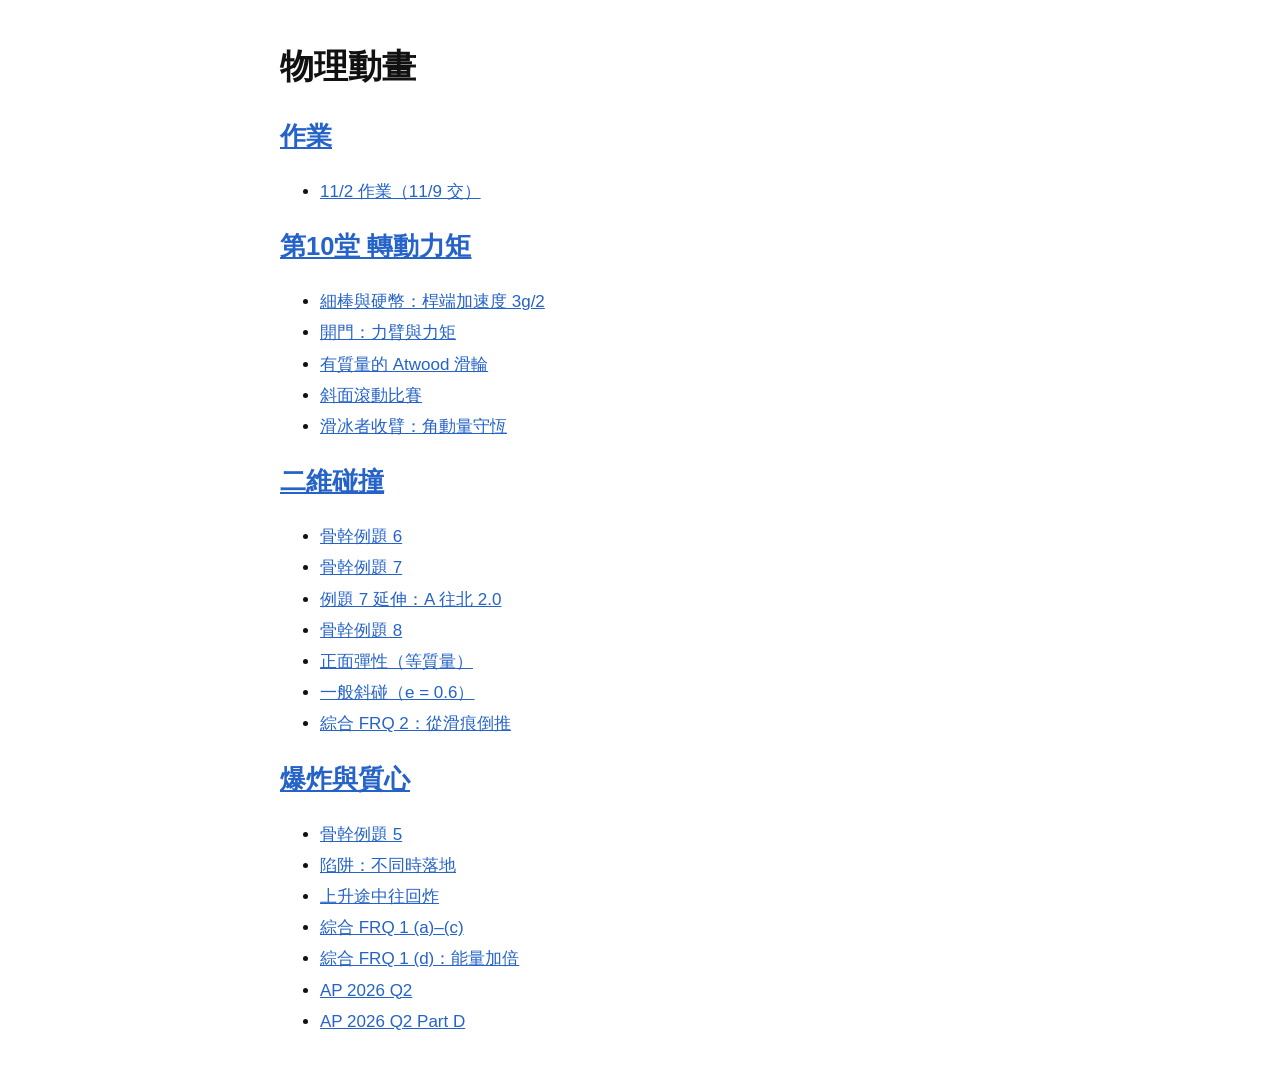
<file: index.html>
<!DOCTYPE html>
<html lang="zh-Hant">
<head>
<meta charset="UTF-8">
<meta name="viewport" content="width=device-width, initial-scale=1">
<title>物理動畫</title>
<style>body{font:17px/1.6 -apple-system,"Segoe UI","Microsoft JhengHei",sans-serif;max-width:720px;margin:0 auto;padding:16px;color:#111;background:#fff}a{color:#2563c9}li{margin:4px 0}@media (prefers-color-scheme:dark){body{color:#eee;background:#16181c}a{color:#7aa8ff}}</style>
</head>
<body>
<h1>物理動畫</h1>
<!-- 手動加入：作業連結（bundle_sim.py --publish 會覆蓋，重新產生後請補回這兩行） -->
<h2><a href="homework/">作業</a></h2>
<ul><li><a href="homework/2026-11-02.html">11/2 作業（11/9 交）</a></li></ul>
<!-- 手動加入：第10堂（bundle_sim.py --publish 會覆蓋，重新產生後請補回） -->
<h2><a href="lesson10/">第10堂 轉動力矩</a></h2>
<ul>
  <li><a href="lesson10/falling-rod.html">細棒與硬幣：桿端加速度 3g/2</a></li>
  <li><a href="lesson10/door-torque.html">開門：力臂與力矩</a></li>
  <li><a href="lesson10/massive-atwood.html">有質量的 Atwood 滑輪</a></li>
  <li><a href="lesson10/rolling-race.html">斜面滾動比賽</a></li>
  <li><a href="lesson10/skater.html">滑冰者收臂：角動量守恆</a></li>
</ul>
<h2><a href="collision2d.html">二維碰撞</a></h2>
<ul>
  <li><a href="collision2d.html#p=ex6">骨幹例題 6</a></li>
  <li><a href="collision2d.html#p=ex7">骨幹例題 7</a></li>
  <li><a href="collision2d.html#p=ex7x">例題 7 延伸：A 往北 2.0</a></li>
  <li><a href="collision2d.html#p=ex8">骨幹例題 8</a></li>
  <li><a href="collision2d.html#p=headon">正面彈性（等質量）</a></li>
  <li><a href="collision2d.html#p=free">一般斜碰（e = 0.6）</a></li>
  <li><a href="collision2d.html#p=frq2">綜合 FRQ 2：從滑痕倒推</a></li>
</ul>
<h2><a href="explosion.html">爆炸與質心</a></h2>
<ul>
  <li><a href="explosion.html#p=ex5">骨幹例題 5</a></li>
  <li><a href="explosion.html#p=trap">陷阱：不同時落地</a></li>
  <li><a href="explosion.html#p=back">上升途中往回炸</a></li>
  <li><a href="explosion.html#p=frq1">綜合 FRQ 1 (a)–(c)</a></li>
  <li><a href="explosion.html#p=frq1d">綜合 FRQ 1 (d)：能量加倍</a></li>
  <li><a href="explosion.html#p=ap26q2">AP 2026 Q2</a></li>
  <li><a href="explosion.html#p=ap26q2d">AP 2026 Q2 Part D</a></li>
</ul>
<!-- bundle_sim.py --publish 產生，別手改 -->
</body>
</html>
</file>
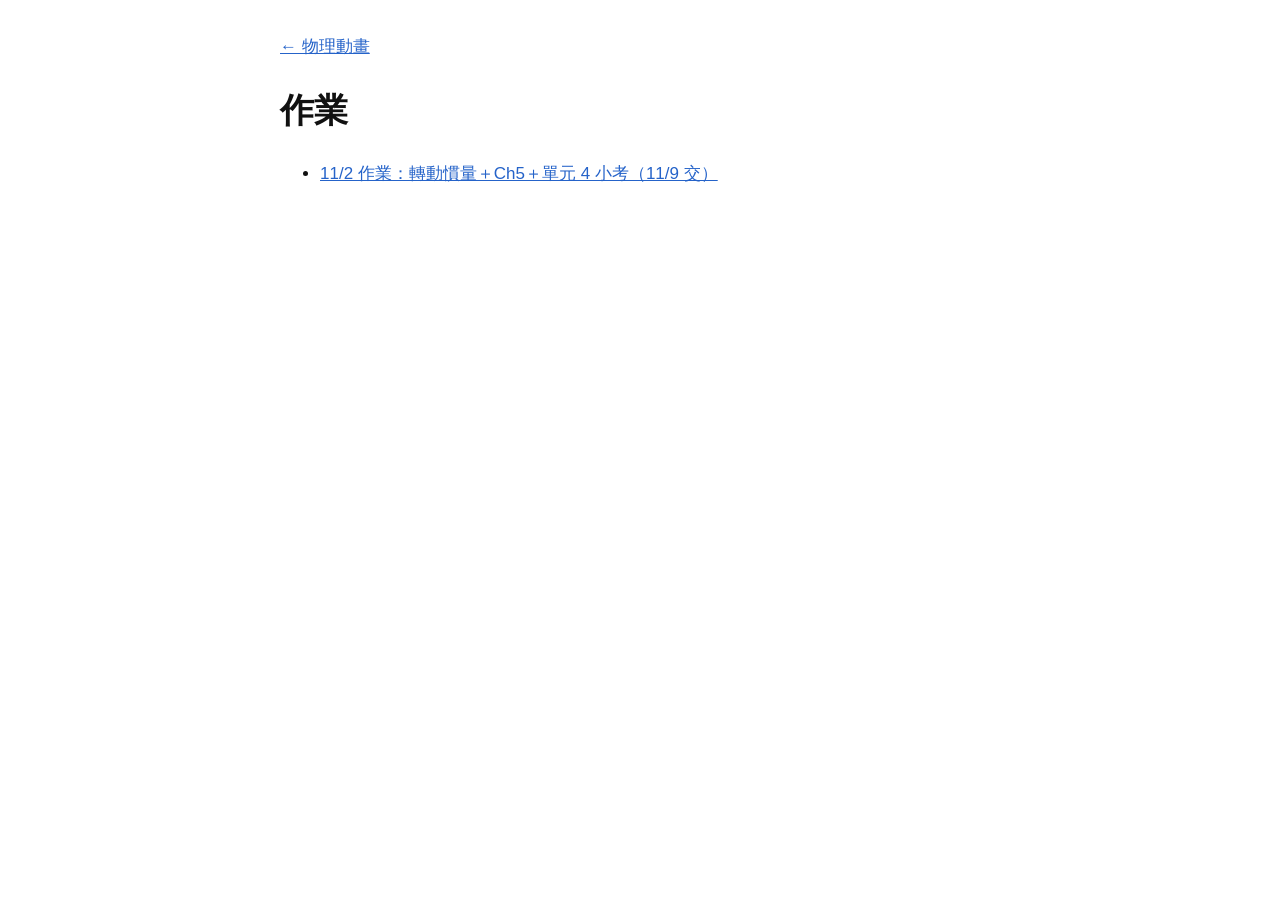
<file: homework/index.html>
<!doctype html>
<html lang="zh-Hant">
<head>
<meta charset="utf-8">
<meta name="viewport" content="width=device-width,initial-scale=1">
<meta name="robots" content="noindex">
<title>作業</title>
<style>body{font:17px/1.6 -apple-system,"Segoe UI","Microsoft JhengHei",sans-serif;max-width:720px;margin:0 auto;padding:16px;color:#111;background:#fff}a{color:#2563c9}li{margin:4px 0}@media (prefers-color-scheme:dark){body{color:#eee;background:#16181c}a{color:#7aa8ff}}</style>
</head>
<body>
<p><a href="../">← 物理動畫</a></p>
<h1>作業</h1>
<ul>
  <li><a href="2026-11-02.html">11/2 作業：轉動慣量＋Ch5＋單元 4 小考（11/9 交）</a></li>
</ul>
</body>
</html>
</file>
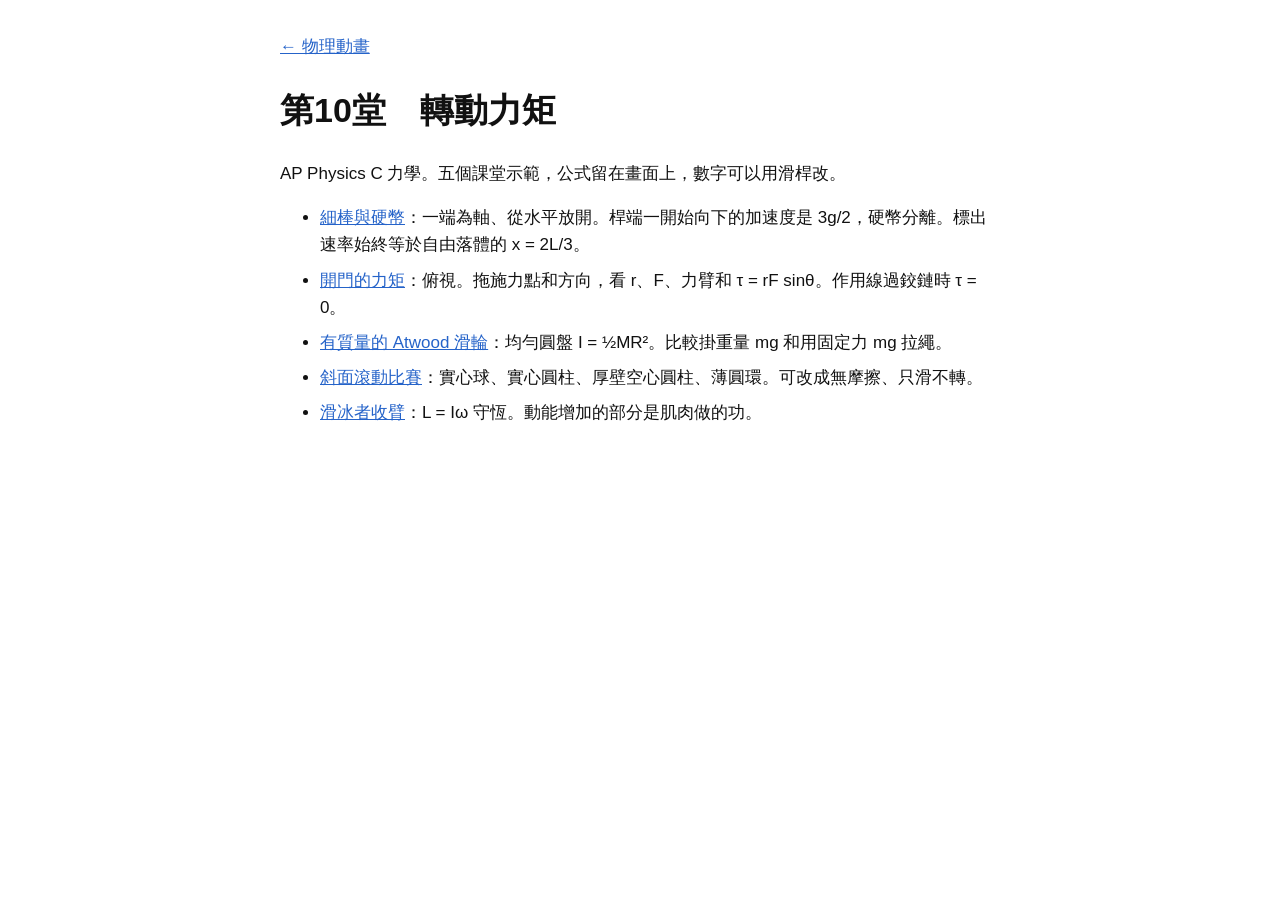
<file: lesson10/index.html>
<!DOCTYPE html>
<html lang="zh-Hant">
<head>
<meta charset="UTF-8">
<meta name="viewport" content="width=device-width, initial-scale=1">
<title>第10堂 轉動力矩</title>
<style>body{font:17px/1.6 -apple-system,"Segoe UI","Microsoft JhengHei","PingFang TC","Noto Sans CJK TC","WenQuanYi Micro Hei",sans-serif;max-width:720px;margin:0 auto;padding:16px;color:#111;background:#fff}a{color:#2563c9}li{margin:8px 0}@media (prefers-color-scheme:dark){body{color:#eee;background:#16181c}a{color:#7aa8ff}}</style>
</head>
<body>
<p><a href="../">← 物理動畫</a></p>
<h1>第10堂　轉動力矩</h1>
<p>AP Physics C 力學。五個課堂示範，公式留在畫面上，數字可以用滑桿改。</p>
<ul>
  <li><a href="falling-rod.html">細棒與硬幣</a>：一端為軸、從水平放開。桿端一開始向下的加速度是 3g/2，硬幣分離。標出速率始終等於自由落體的 x = 2L/3。</li>
  <li><a href="door-torque.html">開門的力矩</a>：俯視。拖施力點和方向，看 r、F、力臂和 τ = rF sinθ。作用線過鉸鏈時 τ = 0。</li>
  <li><a href="massive-atwood.html">有質量的 Atwood 滑輪</a>：均勻圓盤 I = ½MR²。比較掛重量 mg 和用固定力 mg 拉繩。</li>
  <li><a href="rolling-race.html">斜面滾動比賽</a>：實心球、實心圓柱、厚壁空心圓柱、薄圓環。可改成無摩擦、只滑不轉。</li>
  <li><a href="skater.html">滑冰者收臂</a>：L = Iω 守恆。動能增加的部分是肌肉做的功。</li>
</ul>
</body>
</html>
</file>
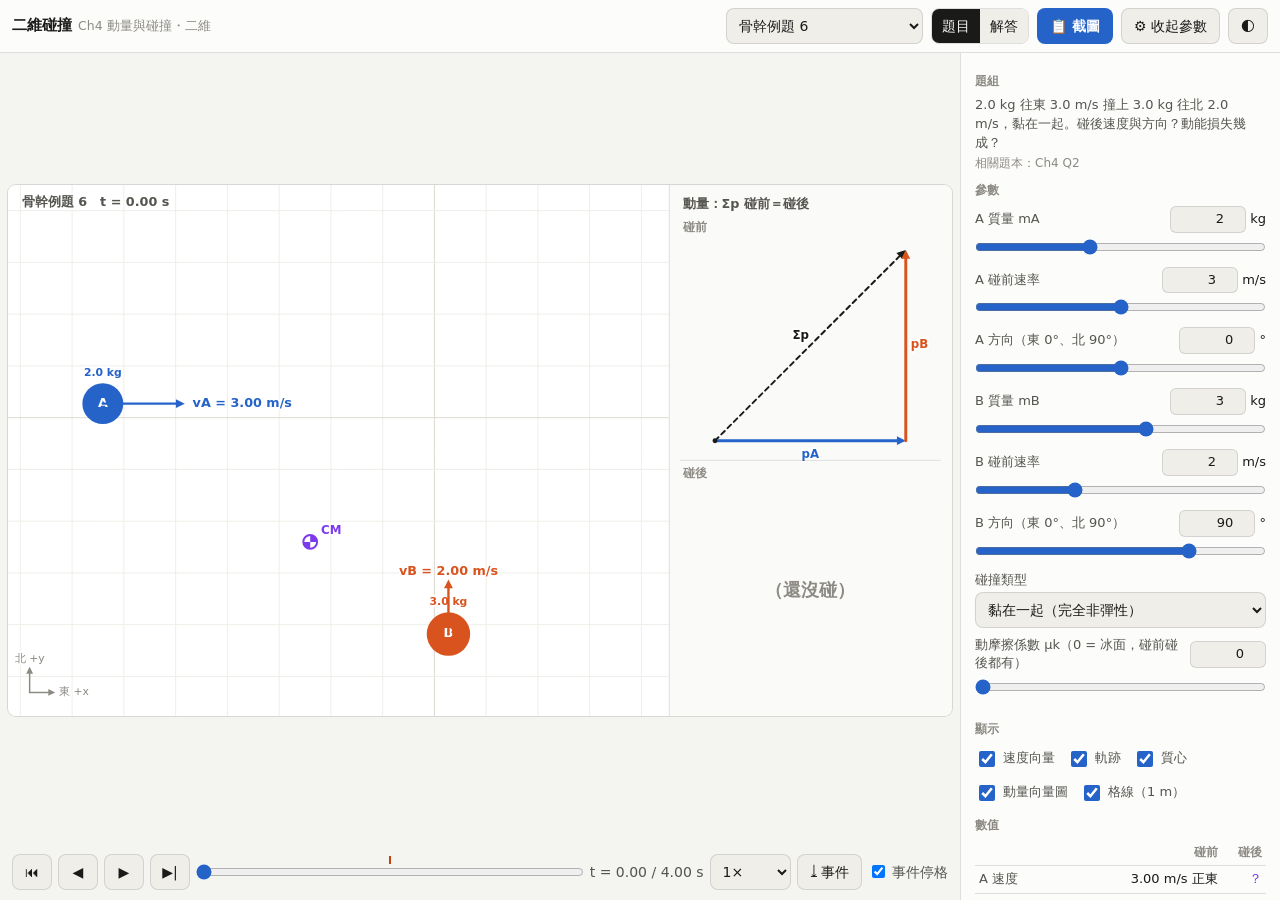
<file: collision2d.html>
<!DOCTYPE html>
<html lang="zh-TW">
<head>
<meta charset="UTF-8">
<meta name="viewport" content="width=device-width, initial-scale=1.0">
<title>二維碰撞</title>
<style>
/* 動畫共用樣式：16:9 舞台＋控制面板。全螢幕（寬）時面板在右，半螢幕（窄）時面板在下。 */
:root {
  color-scheme: light;
  --bg: #f4f4f1;
  --surface: #fcfcfb;
  --surface-2: #efeee9;
  --ink: #1a1a19;
  --ink-2: #55544f;
  --muted: #8c8a83;
  --line: rgba(11, 11, 11, 0.12);
  --accent: #2563c9;
  --accent-ink: #ffffff;
  --warn: #c2410c;
  --ok: #15803d;
  --ans: #7c3aed;
}
@media (prefers-color-scheme: dark) {
  :root:not([data-theme="light"]) {
    color-scheme: dark;
    --bg: #0e0e0d;
    --surface: #1a1a19;
    --surface-2: #242422;
    --ink: #f2f1ec;
    --ink-2: #c3c2b7;
    --muted: #8c8a83;
    --line: rgba(255, 255, 255, 0.12);
    --accent: #5b9cf5;
    --accent-ink: #0e0e0d;
    --warn: #fb923c;
    --ok: #4ade80;
    --ans: #b48cff;
  }
}
:root[data-theme="dark"] {
  color-scheme: dark;
  --bg: #0e0e0d;
  --surface: #1a1a19;
  --surface-2: #242422;
  --ink: #f2f1ec;
  --ink-2: #c3c2b7;
  --muted: #8c8a83;
  --line: rgba(255, 255, 255, 0.12);
  --accent: #5b9cf5;
  --accent-ink: #0e0e0d;
  --warn: #fb923c;
  --ok: #4ade80;
  --ans: #b48cff;
}

* { box-sizing: border-box; }
html, body { height: 100%; margin: 0; }
body {
  background: var(--bg);
  color: var(--ink);
  font: 14px/1.45 system-ui, -apple-system, "Segoe UI", "Microsoft JhengHei", "PingFang TC", sans-serif;
  overflow: hidden;
  -webkit-tap-highlight-color: transparent;
}
button, select, input { font: inherit; color: inherit; }

/* ---------- 版面 ---------- */
.app {
  height: 100vh;
  height: 100dvh;
  display: grid;
  grid-template-columns: minmax(0, 1fr) 320px;
  grid-template-rows: auto minmax(0, 1fr) auto;
  grid-template-areas:
    "bar bar"
    "stage panel"
    "trans panel";
}
.bar { grid-area: bar; }
.stage { grid-area: stage; }
.trans { grid-area: trans; }
.panel { grid-area: panel; }

/* ---------- 上方工具列 ---------- */
.bar {
  display: flex;
  align-items: center;
  gap: 8px;
  padding: 8px 12px;
  background: var(--surface);
  border-bottom: 1px solid var(--line);
  min-width: 0;
  flex-wrap: wrap;
}
.bar .title {
  font-weight: 650;
  font-size: 15px;
  white-space: nowrap;
  overflow: hidden;
  text-overflow: ellipsis;
  min-width: 0;
  flex: 1 1 140px;
}
.bar .title small { color: var(--muted); font-weight: 400; margin-left: 6px; }
.bar select { max-width: 220px; }

.btn {
  min-height: 36px;
  padding: 6px 12px;
  border: 1px solid var(--line);
  border-radius: 8px;
  background: var(--surface-2);
  cursor: pointer;
  white-space: nowrap;
  touch-action: manipulation;
}
.btn:hover { border-color: var(--muted); }
.btn:focus-visible, select:focus-visible, input:focus-visible { outline: 2px solid var(--accent); outline-offset: 1px; }
.btn.primary { background: var(--accent); color: var(--accent-ink); border-color: transparent; font-weight: 600; }
.btn.icon { min-width: 40px; padding: 6px 8px; }
select {
  min-height: 36px;
  padding: 4px 8px;
  border: 1px solid var(--line);
  border-radius: 8px;
  background: var(--surface-2);
}

.seg { display: inline-flex; border: 1px solid var(--line); border-radius: 8px; overflow: hidden; }
.seg button { border: 0; background: var(--surface-2); padding: 6px 10px; min-height: 34px; cursor: pointer; }
.seg button[aria-pressed="true"] { background: var(--ink); color: var(--bg); }
.seg button.ans[aria-pressed="true"] { background: var(--ans); color: #fff; }

/* ---------- 舞台 ---------- */
.stage {
  position: relative;
  min-width: 0;
  min-height: 0;
  display: grid;
  place-items: center;
  padding: 8px;
  overflow: hidden;
}
.stage canvas {
  display: block;
  border-radius: 8px;
  box-shadow: 0 0 0 1px var(--line);
  touch-action: none;
}
.toast {
  position: absolute;
  left: 50%;
  bottom: 18px;
  transform: translateX(-50%);
  background: var(--ink);
  color: var(--bg);
  padding: 8px 14px;
  border-radius: 8px;
  font-size: 13px;
  opacity: 0;
  transition: opacity 0.2s;
  pointer-events: none;
  max-width: 90%;
  text-align: center;
}
.toast.show { opacity: 0.94; }

/* ---------- 播放列 ---------- */
.trans {
  display: flex;
  align-items: center;
  gap: 6px;
  padding: 6px 12px 10px;
  min-width: 0;
  flex-wrap: wrap;
}
.trans .time { font-variant-numeric: tabular-nums; min-width: 92px; color: var(--ink-2); }
.scrub { position: relative; flex: 1 1 200px; min-width: 160px; display: flex; align-items: center; height: 36px; }
.scrub input { width: 100%; margin: 0; accent-color: var(--accent); }
.scrub .tick {
  position: absolute;
  top: 2px;
  width: 2px;
  height: 8px;
  background: var(--warn);
  transform: translateX(-1px);
  pointer-events: none;
}
.trans label.chk { display: inline-flex; align-items: center; gap: 4px; color: var(--ink-2); white-space: nowrap; }

/* ---------- 控制面板 ---------- */
.panel {
  background: var(--surface);
  border-left: 1px solid var(--line);
  overflow: auto;
  min-height: 0;
}
.panel-inner { display: grid; grid-template-columns: 1fr; gap: 4px 16px; padding: 10px 14px 18px; }
.sec h3 {
  margin: 10px 0 6px;
  font-size: 12px;
  font-weight: 650;
  letter-spacing: 0.04em;
  color: var(--muted);
}
.preset-note { color: var(--ink-2); font-size: 13px; margin: 2px 0 4px; }
.preset-note .ref { color: var(--muted); font-size: 12px; display: block; margin-top: 2px; }

.param { display: grid; grid-template-columns: 1fr auto; align-items: center; gap: 0 8px; margin: 4px 0 8px; }
.param .lab { font-size: 13px; color: var(--ink-2); }
.param .val { font-variant-numeric: tabular-nums; font-size: 13px; }
.param input[type="number"] {
  width: 76px;
  padding: 3px 6px;
  border: 1px solid var(--line);
  border-radius: 6px;
  background: var(--surface-2);
  text-align: right;
}
.param input[type="range"] { grid-column: 1 / -1; width: 100%; margin: 2px 0 0; accent-color: var(--accent); height: 24px; }
.param select { grid-column: 1 / -1; width: 100%; margin-top: 2px; }
.toggles { display: flex; flex-wrap: wrap; gap: 6px 12px; }
.toggles label { display: inline-flex; align-items: center; gap: 5px; font-size: 13px; color: var(--ink-2); min-height: 28px; cursor: pointer; }
.toggles input { width: 16px; height: 16px; accent-color: var(--accent); }

table.ro { width: 100%; border-collapse: collapse; font-size: 13px; font-variant-numeric: tabular-nums; }
table.ro th, table.ro td { padding: 4px 4px; border-bottom: 1px solid var(--line); text-align: right; vertical-align: top; }
table.ro th:first-child, table.ro td:first-child { text-align: left; color: var(--ink-2); }
table.ro thead th { color: var(--muted); font-weight: 600; font-size: 12px; }
table.ro td.hide { color: var(--ans); }
.notes { margin: 8px 0 0; padding: 0; list-style: none; font-size: 13px; }
.notes li { padding: 6px 8px; border-radius: 6px; background: var(--surface-2); margin-bottom: 6px; }
.notes li.warn { color: var(--warn); }
.notes li.ok { color: var(--ok); }
.notes li.hide { color: var(--ans); }

details.keys { font-size: 12px; color: var(--muted); margin-top: 10px; }
details.keys kbd {
  font: 11px ui-monospace, Consolas, monospace;
  border: 1px solid var(--line);
  border-radius: 4px;
  padding: 0 4px;
  background: var(--surface-2);
}
details.keys ul { margin: 6px 0 0; padding-left: 18px; }

/* 半螢幕（左 GoodNotes、右模擬）或手機：直向堆疊 */
@media (max-aspect-ratio: 5/4), (max-width: 760px) {
  .app {
    grid-template-columns: minmax(0, 1fr);
    grid-template-rows: auto auto auto minmax(0, 1fr);
    grid-template-areas: "bar" "stage" "trans" "panel";
  }
  .stage { aspect-ratio: 16 / 9; max-height: 60vh; max-height: 60dvh; }
  .panel { border-left: 0; border-top: 1px solid var(--line); }
  .panel-inner { grid-template-columns: repeat(auto-fit, minmax(250px, 1fr)); }
}

/* 收起參數面板：只留工具列、動畫、播放列（要放在最後，蓋過上面的版面） */
.app.collapsed {
  grid-template-columns: minmax(0, 1fr);
  grid-template-rows: auto minmax(0, 1fr) auto;
  grid-template-areas: "bar" "stage" "trans";
}
.app.collapsed .panel { display: none; }
.app.collapsed .stage { aspect-ratio: auto; max-height: none; }
@media (max-aspect-ratio: 5/4), (max-width: 760px) {
  /* 半螢幕收起時：動畫靠上、播放列緊接在下面，下方留白給視線休息 */
  .app.collapsed { grid-template-rows: auto auto auto 1fr; grid-template-areas: "bar" "stage" "trans" "."; }
  .app.collapsed .stage { aspect-ratio: 16 / 9; }
}
</style>
<!--
  sim-meta：給 build_sim_index.py 讀的題組清單，也是頁面「題組」選單的唯一來源。
  id 要全資料夾唯一、只用英數字與連字號（跳板頁檔名用它）；改了要重跑索引。
  refs 只寫題本題號（例 "Ch4 Q2"），索引會把它接到 題庫索引/Ch*.md 的同一題。
  這個資料夾是學科內容，不寫學生名。
-->
<script type="application/json" id="sim-meta">
{
  "id": "collision2d",
  "title": "二維碰撞",
  "unit": "Ch4 動量與碰撞・二維",
  "topics": ["二維碰撞", "動量守恆", "動能"],
  "presets": [
    {
      "id": "ex6",
      "label": "骨幹例題 6",
      "note": "2.0 kg 往東 3.0 m/s 撞上 3.0 kg 往北 2.0 m/s，黏在一起。碰後速度與方向？動能損失幾成？",
      "refs": ["Ch4 Q2"],
      "params": { "mA": 2, "vA": 3, "aA": 0, "mB": 3, "vB": 2, "aB": 90, "type": "stick" }
    },
    {
      "id": "ex7",
      "label": "骨幹例題 7",
      "note": "0.20 kg 往東 4.0 m/s 撞靜止的 0.30 kg，碰後 A 往北 1.0 m/s。B 的速度？是彈性碰撞嗎？",
      "refs": [],
      "params": { "mA": 0.2, "vA": 4, "aA": 0, "mB": 0.3, "vB": 0, "aB": 0, "type": "given", "vA2": 1, "aA2": 90 }
    },
    {
      "id": "ex7x",
      "label": "例題 7 延伸：A 往北 2.0",
      "note": "同例題 7，但碰後 A 往北 2.0 m/s。動量照樣守恆，算算看動能。",
      "refs": [],
      "params": { "mA": 0.2, "vA": 4, "aA": 0, "mB": 0.3, "vB": 0, "aB": 0, "type": "given", "vA2": 2, "aA2": 90 }
    },
    {
      "id": "ex8",
      "label": "骨幹例題 8",
      "note": "等質量、一顆靜止、彈性斜碰。碰後兩顆速度的夾角？",
      "refs": ["Ch4 Q56"],
      "params": { "mA": 1, "vA": 4, "aA": 0, "mB": 1, "vB": 0, "aB": 0, "type": "e", "e": 1, "b": 0.5 }
    },
    {
      "id": "headon",
      "label": "正面彈性（等質量）",
      "note": "偏心距 0、e = 1、等質量：A 停下、B 帶走全部速度。把偏心距拉開，看它怎麼變成 90°。",
      "refs": [],
      "params": { "mA": 1, "vA": 4, "aA": 0, "mB": 1, "vB": 0, "aB": 0, "type": "e", "e": 1, "b": 0 }
    },
    {
      "id": "free",
      "label": "一般斜碰（e = 0.6）",
      "note": "質量不同、兩顆都在動、部分彈性。質心照樣等速直線前進。",
      "refs": [],
      "params": { "mA": 1, "vA": 3, "aA": 0, "mB": 2, "vB": 1.5, "aB": 120, "type": "e", "e": 0.6, "b": 0.4 }
    },
    {
      "id": "frq2",
      "label": "綜合 FRQ 2：從滑痕倒推",
      "note": "粗糙地板 μk = 0.25：4.0 kg 往東、2.0 kg 往北，撞上黏在一起，滑 1.18 m 停下。由滑痕倒推碰撞前的速度。",
      "refs": [],
      "params": { "mA": 4, "vA": 3, "aA": 0, "mB": 2, "vB": 4, "aB": 90, "type": "stick", "mu": 0.25 }
    }
  ]
}
</script>
</head>
<body>
<script>
/*
 * 動畫共用引擎 Sim
 * =================
 * 一個題型 = 一個 HTML：放一段 <script type="application/json" id="sim-meta">（標題、預設題組，給索引腳本讀）
 * 加上 Sim.run({ params, toggles, compute, draw, readouts })。引擎負責：
 *   - 版面：16:9 舞台；全螢幕時控制面板在右、半螢幕時在下
 *   - 播放：播放／暫停、逐格、拖時間軸、事件（碰撞、爆炸）自動停格
 *   - 截圖：1920×1080 白底 PNG → 剪貼簿（失敗就下載）
 *   - 題目／解答模式：解答模式才顯示「答案」數值
 *   - 網址 #p=預設題組id 直接開到那一題
 *
 * 場景函式只處理物理：
 *   compute(p)            → model：{ duration, events:[{t,label}], bounds:{x0,x1,y0,y1}, ... }
 *   draw(g, model, t, c)  → 用 g 畫（世界座標，y 向上）；c = { reveal, on, p }
 *   readouts(model, t, c) → { head:[...], rows:[[label, cell, ...]], notes:[{text, kind, ans}] }
 *                           cell 可以是字串或 { v, ans:true }（題目模式顯示成「？」）
 */
(function (global) {
  'use strict';

  // ---------- 小工具 ----------
  const V = {
    add: (a, b) => ({ x: a.x + b.x, y: a.y + b.y }),
    sub: (a, b) => ({ x: a.x - b.x, y: a.y - b.y }),
    mul: (a, k) => ({ x: a.x * k, y: a.y * k }),
    dot: (a, b) => a.x * b.x + a.y * b.y,
    len: (a) => Math.hypot(a.x, a.y),
    pol: (r, deg) => ({ x: r * Math.cos(deg * Math.PI / 180), y: r * Math.sin(deg * Math.PI / 180) }),
    rot: (a, rad) => ({ x: a.x * Math.cos(rad) - a.y * Math.sin(rad), y: a.x * Math.sin(rad) + a.y * Math.cos(rad) }),
    ang: (a) => Math.atan2(a.y, a.x) * 180 / Math.PI,
  };

  function fmt(x, d = 2) {
    if (!isFinite(x)) return '—';
    const s = x.toFixed(d);
    return /^-0(\.0+)?$/.test(s) ? s.slice(1) : s;
  }
  function vecStr(v, d = 2) { return '(' + fmt(v.x, d) + ', ' + fmt(v.y, d) + ')'; }

  // 方向：東＝+x、北＝+y，寫成「東偏北 45°」
  function dirWord(v) {
    if (V.len(v) < 1e-9) return '靜止';
    let a = V.ang(v);
    const near = (t) => Math.abs(((a - t + 540) % 360) - 180) < 0.05;
    if (near(0)) return '正東';
    if (near(90)) return '正北';
    if (near(180)) return '正西';
    if (near(-90)) return '正南';
    const ew = Math.abs(a) < 90 ? '東' : '西';
    const ns = a > 0 ? '北' : '南';
    const off = Math.abs(a) < 90 ? Math.abs(a) : 180 - Math.abs(a);
    return ew + '偏' + ns + ' ' + fmt(off, 1) + '°';
  }

  function niceStep(span, target) {
    const raw = span / target;
    const p = Math.pow(10, Math.floor(Math.log10(raw)));
    const m = raw / p;
    return (m < 1.5 ? 1 : m < 3.5 ? 2 : m < 7.5 ? 5 : 10) * p;
  }

  const el = (tag, attrs, ...kids) => {
    const n = document.createElement(tag);
    if (attrs) for (const k in attrs) {
      if (k === 'class') n.className = attrs[k];
      else if (k === 'text') n.textContent = attrs[k];
      else if (k.startsWith('on')) n.addEventListener(k.slice(2), attrs[k]);
      else if (attrs[k] !== false && attrs[k] != null) n.setAttribute(k, attrs[k]);
    }
    for (const c of kids) if (c != null) n.append(c);
    return n;
  };

  // ---------- 配色：舞台用（跟主題），截圖一律用 light ----------
  const PAL = {
    light: {
      bg: '#ffffff', grid: '#efeee9', grid2: '#dcdad1', ink: '#1a1a19', ink2: '#55544f', muted: '#8c8a83',
      a: '#2563c9', b: '#d9531e', c: '#178a4c', cm: '#7c3aed', ghost: 'rgba(26,26,25,0.32)',
      ground: '#9a978c', warn: '#c2410c', ans: '#7c3aed', panel: '#fafaf8', panelLine: 'rgba(0,0,0,0.12)',
    },
    dark: {
      bg: '#161615', grid: '#232321', grid2: '#34342f', ink: '#f2f1ec', ink2: '#c3c2b7', muted: '#8c8a83',
      a: '#5b9cf5', b: '#f08050', c: '#3fbf78', cm: '#b48cff', ghost: 'rgba(242,241,236,0.34)',
      ground: '#6d6b63', warn: '#fb923c', ans: '#b48cff', panel: '#1d1d1b', panelLine: 'rgba(255,255,255,0.14)',
    },
  };

  // ---------- 繪圖輔助：世界座標（公尺，y 向上）→ 畫布 ----------
  // u = 尺寸單位：以 960×540 為基準，截圖 1920×1080 時 u=2，線寬字級等比例放大
  function makeG(ctx, W, H, pal, bounds, area) {
    const u = W / 960;
    const A = area || { x: 0, y: 0, w: W, h: H };
    const pad = 30 * u;
    const bw = Math.max(bounds.x1 - bounds.x0, 1e-6), bh = Math.max(bounds.y1 - bounds.y0, 1e-6);
    const s = Math.min((A.w - 2 * pad) / bw, (A.h - 2 * pad - 14 * u) / bh);
    const cx = (bounds.x0 + bounds.x1) / 2, cy = (bounds.y0 + bounds.y1) / 2;
    const ox = A.x + A.w / 2;
    // anchor: 'bottom' → 多出來的高度放上面（地面貼底，像拋體）
    const oy = bounds.anchor === 'bottom' ? A.y + A.h - pad - (bh / 2) * s : A.y + A.h / 2 + 7 * u;
    const X = (x) => ox + (x - cx) * s;
    const Y = (y) => oy - (y - cy) * s;
    const font = (px, w) => (w || 500) + ' ' + px * u + 'px system-ui, -apple-system, "Segoe UI", "Microsoft JhengHei", "PingFang TC", sans-serif';

    function stroke(o) {
      ctx.strokeStyle = o.color || pal.ink;
      ctx.lineWidth = (o.width || 2) * u;
      ctx.setLineDash(o.dash ? o.dash.map((d) => d * u) : []);
      ctx.lineCap = 'round';
      ctx.lineJoin = 'round';
      ctx.stroke();
      ctx.setLineDash([]);
    }

    // 畫布座標的箭頭（給 inset 用）
    function arrowPx(x0, y0, x1, y1, o = {}) {
      const L = Math.hypot(x1 - x0, y1 - y0);
      if (L < 0.5 * u) return;
      const hw = (o.head || 9) * u * Math.min(1, L / (14 * u));
      const a = Math.atan2(y1 - y0, x1 - x0);
      const bx = x1 - hw * Math.cos(a), by = y1 - hw * Math.sin(a);
      ctx.beginPath(); ctx.moveTo(x0, y0); ctx.lineTo(bx, by);
      stroke({ color: o.color, width: o.width || 2.4, dash: o.dash });
      ctx.beginPath();
      ctx.moveTo(x1, y1);
      ctx.lineTo(bx + hw * 0.5 * Math.sin(a), by - hw * 0.5 * Math.cos(a));
      ctx.lineTo(bx - hw * 0.5 * Math.sin(a), by + hw * 0.5 * Math.cos(a));
      ctx.closePath();
      ctx.fillStyle = o.color || pal.ink;
      ctx.fill();
    }

    function textPx(x, y, str, o = {}) {
      ctx.font = font(o.size || 13, o.weight);
      ctx.textAlign = o.align || 'left';
      ctx.textBaseline = o.base || 'middle';
      if (o.clamp) {
        // 不讓字跑出世界區（跑進右邊向量圖或畫布外）
        const w = ctx.measureText(str).width, m = 6 * u;
        const left = ctx.textAlign === 'center' ? x - w / 2 : ctx.textAlign === 'right' ? x - w : x;
        const shift = Math.min(0, A.x + A.w - m - (left + w)) || Math.max(0, A.x + m - left);
        x += shift;
        y = Math.max(A.y + 10 * u, Math.min(A.y + A.h - 10 * u, y));
      }
      if (o.halo !== false) {
        ctx.lineWidth = 4 * u;
        ctx.strokeStyle = o.haloColor || pal.bg;
        ctx.lineJoin = 'round';
        ctx.strokeText(str, x, y);
      }
      ctx.fillStyle = o.color || pal.ink;
      ctx.fillText(str, x, y);
    }

    const g = {
      ctx, W, H, u, s, pal, area: A, X, Y, V, fmt,
      // 世界座標
      line(x0, y0, x1, y1, o = {}) { ctx.beginPath(); ctx.moveTo(X(x0), Y(y0)); ctx.lineTo(X(x1), Y(y1)); stroke(o); },
      path(pts, o = {}) {
        if (pts.length < 2) return;
        ctx.beginPath(); ctx.moveTo(X(pts[0].x), Y(pts[0].y));
        for (let i = 1; i < pts.length; i++) ctx.lineTo(X(pts[i].x), Y(pts[i].y));
        stroke(o);
      },
      // r 是世界單位；rPx 給了就用畫布像素（×u）
      circle(x, y, r, o = {}) {
        const R = o.rPx != null ? o.rPx * u : r * s;
        ctx.beginPath(); ctx.arc(X(x), Y(y), R, 0, Math.PI * 2);
        if (o.fill) { ctx.fillStyle = o.fill; ctx.fill(); }
        if (o.color || !o.fill) stroke(o);
      },
      arrow(x, y, dx, dy, o = {}) {
        arrowPx(X(x), Y(y), X(x + dx), Y(y + dy), o);
        if (o.label) {
          const L = Math.hypot(dx, dy) * s;
          const ux = L > 1e-6 ? dx * s / L : 1, uy = L > 1e-6 ? -dy * s / L : 0;
          textPx(X(x + dx) + ux * 8 * u + (o.lx || 0) * u, Y(y + dy) + uy * 8 * u + (o.ly || 0) * u, o.label,
            { color: o.color, size: o.size || 13, weight: 600, align: ux < -0.3 ? 'right' : ux > 0.3 ? 'left' : 'center', clamp: true });
        }
      },
      text(x, y, str, o = {}) { textPx(X(x) + (o.dx || 0) * u, Y(y) + (o.dy || 0) * u, str, { clamp: true, ...o }); },
      cmMark(x, y, o = {}) {
        const R = 7 * u, px = X(x), py = Y(y);
        ctx.beginPath(); ctx.arc(px, py, R, 0, Math.PI * 2);
        ctx.fillStyle = o.hollow ? 'transparent' : pal.bg; if (!o.hollow) ctx.fill();
        stroke({ color: o.color || pal.cm, width: 2, dash: o.hollow ? [3, 3] : null });
        if (!o.hollow) {
          ctx.beginPath(); ctx.moveTo(px, py); ctx.arc(px, py, R, -Math.PI / 2, 0); ctx.lineTo(px, py);
          ctx.moveTo(px, py); ctx.arc(px, py, R, Math.PI / 2, Math.PI); ctx.lineTo(px, py);
          ctx.fillStyle = o.color || pal.cm; ctx.fill();
        }
        if (o.label) textPx(px + 11 * u, py - 11 * u, o.label, { color: o.color || pal.cm, size: 12, weight: 600 });
      },
      burst(x, y, o = {}) {
        const px = X(x), py = Y(y), n = 10, R1 = (o.r || 13) * u, R0 = R1 * 0.45;
        ctx.beginPath();
        for (let i = 0; i <= 2 * n; i++) {
          const r = i % 2 ? R0 : R1, a = (i / (2 * n)) * Math.PI * 2;
          i ? ctx.lineTo(px + r * Math.cos(a), py + r * Math.sin(a)) : ctx.moveTo(px + r, py);
        }
        ctx.fillStyle = o.color || '#f59e0b'; ctx.globalAlpha = 0.85; ctx.fill(); ctx.globalAlpha = 1;
      },
      // 世界格線＋刻度（axis: 'x' 只畫地面刻度；'xy' 兩軸）
      grid(o = {}) {
        const step = o.step || niceStep(Math.max(bw, bh * 16 / 9), 12);
        const wx0 = cx + (A.x - ox) / s, wx1 = cx + (A.x + A.w - ox) / s;
        const wy0 = cy - (A.y + A.h - oy) / s, wy1 = cy - (A.y - oy) / s;
        ctx.save();
        ctx.beginPath(); ctx.rect(A.x, A.y, A.w, A.h); ctx.clip();
        for (let x = Math.ceil(wx0 / step) * step; x <= wx1; x += step) {
          ctx.beginPath(); ctx.moveTo(X(x), Y(o.yMin != null ? o.yMin : wy0)); ctx.lineTo(X(x), Y(wy1));
          stroke({ color: Math.abs(x) < 1e-9 ? pal.grid2 : pal.grid, width: 1 });
        }
        for (let y = Math.ceil((o.yMin != null ? o.yMin : wy0) / step) * step; y <= wy1; y += step) {
          ctx.beginPath(); ctx.moveTo(X(wx0), Y(y)); ctx.lineTo(X(wx1), Y(y));
          stroke({ color: Math.abs(y) < 1e-9 ? pal.grid2 : pal.grid, width: 1 });
        }
        ctx.restore();
        return step;
      },
      // 右側面板：動量（或速度）向量圖。groups 共用同一個比例尺，總和箭頭長度可以直接比
      vectorPanel(groups, o = {}) {
        const R = o.rect;
        if (!R) return;
        ctx.fillStyle = pal.panel; ctx.fillRect(R.x, R.y, R.w, R.h);
        ctx.beginPath(); ctx.moveTo(R.x + 0.5, R.y); ctx.lineTo(R.x + 0.5, R.y + R.h);
        stroke({ color: pal.panelLine, width: 1 });
        if (o.title) textPx(R.x + 14 * u, R.y + 20 * u, o.title, { size: 13, weight: 650, color: pal.ink2, halo: false });
        const top = R.y + 34 * u, gh = (R.h - 40 * u) / groups.length;
        // 零向量不畫（例如爆炸後速度 0 的那塊）
        groups = groups.map((gr) => ({ ...gr, chain: gr.chain.filter((v) => Math.hypot(v.x, v.y) > 1e-9) }));
        // 共同比例尺
        let span = 1e-9;
        const chains = groups.map((gr) => {
          let p = { x: 0, y: 0 }; const pts = [p];
          for (const v of gr.chain) { p = V.add(p, v); pts.push(p); }
          const xs = pts.map((q) => q.x), ys = pts.map((q) => q.y);
          const bx = Math.max(...xs) - Math.min(...xs), by = Math.max(...ys) - Math.min(...ys);
          span = Math.max(span, bx / (R.w - 40 * u), by / (gh - 56 * u));
          return { pts, minx: Math.min(...xs), maxx: Math.max(...xs), miny: Math.min(...ys), maxy: Math.max(...ys) };
        });
        const k = 1 / span;
        groups.forEach((gr, i) => {
          const gy = top + i * gh, ch = chains[i];
          textPx(R.x + 14 * u, gy + 10 * u, gr.title, { size: 12, weight: 600, color: pal.muted, halo: false });
          if (i) { ctx.beginPath(); ctx.moveTo(R.x + 12 * u, gy - 4 * u); ctx.lineTo(R.x + R.w - 12 * u, gy - 4 * u); stroke({ color: pal.panelLine, width: 1 }); }
          const ccx = R.x + R.w / 2, ccy = gy + 22 * u + (gh - 36 * u) / 2;
          const ox2 = ccx - ((ch.minx + ch.maxx) / 2) * k, oy2 = ccy + ((ch.miny + ch.maxy) / 2) * k;
          const P = (q) => ({ x: ox2 + q.x * k, y: oy2 - q.y * k });
          if (gr.hidden || !gr.chain.length) {
            textPx(ccx, ccy, gr.hidden ? gr.hiddenText || '？' : 'Σp = 0', { size: 18, weight: 700, color: pal.muted, align: 'center', halo: false });
            return;
          }
          const o0 = P({ x: 0, y: 0 }), end = P(ch.pts[ch.pts.length - 1]);
          // 鏈的重心在總和箭頭哪一側 → 總和標籤放另一側
          const tl = Math.hypot(end.x - o0.x, end.y - o0.y) || 1;
          const tnx = -(end.y - o0.y) / tl, tny = (end.x - o0.x) / tl;
          const mid = ch.pts.slice(1, -1).map(P);
          const sideSum = mid.reduce((s2, q) => s2 + (q.x - o0.x) * tnx + (q.y - o0.y) * tny, 0);
          const tside = sideSum > 0 ? -1 : 1;
          if (gr.chain.length > 1 && gr.total !== false) {
            arrowPx(o0.x, o0.y, end.x, end.y, { color: pal.ink, width: 2, dash: [5, 4] });
          }
          gr.chain.forEach((v, j) => {
            const a = P(ch.pts[j]), b = P(ch.pts[j + 1]);
            arrowPx(a.x, a.y, b.x, b.y, { color: v.color, width: 3 });
            if (v.label) {
              const mx = (a.x + b.x) / 2, my = (a.y + b.y) / 2;
              const L = Math.hypot(b.x - a.x, b.y - a.y) || 1;
              const nx = -(b.y - a.y) / L, ny = (b.x - a.x) / L;
              // 標籤放在離總和箭頭遠的那一側
              const side = gr.chain.length > 1 ? -tside * Math.sign(nx * tnx + ny * tny || 1) : 1;
              textPx(mx + nx * 14 * u * side, my + ny * 14 * u * side, v.label, { color: v.color, size: 12, weight: 650, align: 'center' });
            }
          });
          if (gr.totalLabel && gr.chain.length > 1 && gr.total !== false) {
            textPx((o0.x + end.x) / 2 + tnx * 14 * u * tside, (o0.y + end.y) / 2 + tny * 14 * u * tside, gr.totalLabel, { color: pal.ink, size: 12, weight: 650, align: 'center' });
          }
          ctx.beginPath(); ctx.arc(o0.x, o0.y, 2.5 * u, 0, Math.PI * 2); ctx.fillStyle = pal.ink; ctx.fill();
        });
      },
      textPx, arrowPx,
    };
    return g;
  }

  // ---------- 主程式 ----------
  function run(def) {
    const meta = JSON.parse(document.getElementById('sim-meta').textContent);
    const presets = meta.presets || [];
    const params = def.params || [];
    const toggles = def.toggles || [];

    const st = { p: {}, on: {}, t: 0, playing: false, speed: 1, reveal: false, pauseAtEvent: true, preset: null, model: null };
    params.forEach((q) => (st.p[q.key] = q.value));
    toggles.forEach((q) => (st.on[q.key] = q.value));

    // ----- DOM -----
    const presetSel = el('select', { 'aria-label': '題組', onchange: () => applyPreset(presetSel.value) },
      ...presets.map((pr) => el('option', { value: pr.id, text: pr.label })), el('option', { value: '', text: '（自訂）' }));
    const btnQ = el('button', { 'aria-pressed': 'true', text: '題目', title: '題目模式：答案數值顯示成「？」（A）', onclick: () => setReveal(false) });
    const btnA = el('button', { class: 'ans', 'aria-pressed': 'false', text: '解答', title: '解答模式：顯示答案數值（A）', onclick: () => setReveal(true) });
    const btnShot = el('button', { class: 'btn primary', text: '📋 截圖', title: '1920×1080 白底 PNG 複製到剪貼簿（C）', onclick: () => shot() });
    const btnTheme = el('button', { class: 'btn icon', text: '🌓', title: '切換深色／淺色', onclick: () => cycleTheme() });
    const btnPanel = el('button', { class: 'btn', 'aria-pressed': 'false', title: '收起／展開參數面板（P）', onclick: () => setPanel(!app.classList.contains('collapsed')) });
    const bar = el('header', { class: 'bar' },
      el('div', { class: 'title' }, meta.title || document.title, meta.unit ? el('small', { text: meta.unit }) : null),
      presetSel, el('span', { class: 'seg' }, btnQ, btnA), btnShot, btnPanel, btnTheme);

    const canvas = el('canvas', { role: 'img', 'aria-label': meta.title || '' });
    const toast = el('div', { class: 'toast', role: 'status' });
    const stage = el('main', { class: 'stage' }, canvas, toast);

    const btnPlay = el('button', { class: 'btn icon', text: '▶', title: '播放／暫停（空白鍵）', onclick: () => togglePlay() });
    const btnReset = el('button', { class: 'btn icon', text: '⏮', title: '回到開始（Home）', onclick: () => { pause(); setT(0); } });
    const btnBack = el('button', { class: 'btn icon', text: '◀', title: '倒退一格（←）', onclick: () => { pause(); stepT(-1); } });
    const btnFwd = el('button', { class: 'btn icon', text: '▶|', title: '前進一格（→）', onclick: () => { pause(); stepT(1); } });
    const btnEvt = el('button', { class: 'btn', text: '⤓ 事件', title: '跳到下一個事件（E）', onclick: () => { pause(); jumpEvent(); } });
    const scrubIn = el('input', { type: 'range', min: 0, max: 1000, step: 1, value: 0, 'aria-label': '時間',
      oninput: () => { pause(); setT((scrubIn.value / 1000) * st.model.duration); } });
    const scrub = el('div', { class: 'scrub' }, scrubIn);
    const timeLab = el('span', { class: 'time' });
    const speedSel = el('select', { 'aria-label': '速度', title: '播放速度', onchange: () => (st.speed = +speedSel.value) },
      ...[0.25, 0.5, 1, 2].map((v) => el('option', { value: v, text: v + '×', selected: v === 1 ? 'selected' : false })));
    const pauseChk = el('input', { type: 'checkbox', checked: 'checked', onchange: () => (st.pauseAtEvent = pauseChk.checked) });
    const trans = el('div', { class: 'trans' }, btnReset, btnBack, btnPlay, btnFwd, scrub, timeLab, speedSel, btnEvt,
      el('label', { class: 'chk', title: '播到碰撞／爆炸那一刻自動暫停' }, pauseChk, '事件停格'));

    const noteBox = el('div', { class: 'preset-note' });
    const paramBox = el('div');
    const toggleBox = el('div', { class: 'toggles' });
    const roBox = el('div');
    const keys = el('details', { class: 'keys' }, el('summary', { text: '快捷鍵' }),
      el('ul', null,
        ...[['空白', '播放／暫停'], ['← →', '逐格'], ['Home', '回到開始'], ['E', '跳到事件'], ['A', '題目／解答'], ['C', '截圖到剪貼簿'], ['P', '收起／展開參數'], ['1–9', '切換題組']]
          .map(([k, d]) => el('li', null, el('kbd', { text: k }), ' ' + d))));
    const panel = el('aside', { class: 'panel' }, el('div', { class: 'panel-inner' },
      el('section', { class: 'sec' }, el('h3', { text: '題組' }), noteBox, el('h3', { text: '參數' }), paramBox),
      el('section', { class: 'sec' }, el('h3', { text: '顯示' }), toggleBox, el('h3', { text: '數值' }), roBox, keys)));

    const app = el('div', { class: 'app' }, bar, stage, trans, panel);
    document.body.append(app);

    // ----- 收起參數面板（手寫時只留動畫），記在這台瀏覽器 -----
    function setPanel(collapsed) {
      app.classList.toggle('collapsed', collapsed);
      btnPanel.textContent = collapsed ? '⚙ 展開參數' : '⚙ 收起參數';
      btnPanel.setAttribute('aria-pressed', String(collapsed));
      try { localStorage.setItem('sim.panelCollapsed', collapsed ? '1' : '0'); } catch (e) { /* 無痕視窗等 */ }
    }
    let savedCollapsed = false;
    try { savedCollapsed = localStorage.getItem('sim.panelCollapsed') === '1'; } catch (e) { /* 同上 */ }
    setPanel(savedCollapsed);

    // ----- 參數控制 -----
    const inputs = {};
    params.forEach((q) => {
      let row;
      if (q.type === 'select') {
        const s = el('select', { 'aria-label': q.label, onchange: () => setParam(q.key, s.value) },
          ...q.options.map(([v, t]) => el('option', { value: v, text: t })));
        row = el('div', { class: 'param' }, el('span', { class: 'lab', text: q.label }), el('span'), s);
        inputs[q.key] = { row, set: (v) => (s.value = v) };
      } else {
        const r = el('input', { type: 'range', min: q.min, max: q.max, step: q.step, 'aria-label': q.label,
          oninput: () => setParam(q.key, +r.value) });
        const n = el('input', { type: 'number', min: q.min, max: q.max, step: q.step, 'aria-label': q.label,
          onchange: () => { const v = Math.min(q.max, Math.max(q.min, +n.value)); setParam(q.key, isFinite(v) ? v : q.value); } });
        const unit = el('span', { class: 'val' }, n, q.unit ? ' ' + q.unit : '');
        row = el('div', { class: 'param' }, el('span', { class: 'lab', text: q.label }), unit, r);
        inputs[q.key] = { row, set: (v) => { r.value = v; n.value = v; } };
      }
      paramBox.append(row);
    });
    toggles.forEach((q) => {
      const c = el('input', { type: 'checkbox', checked: q.value ? 'checked' : false, onchange: () => { st.on[q.key] = c.checked; render(); } });
      inputs['tg:' + q.key] = { set: (v) => (c.checked = !!v) };
      toggleBox.append(el('label', null, c, q.label));
    });

    function syncInputs() {
      params.forEach((q) => {
        inputs[q.key].set(st.p[q.key]);
        inputs[q.key].row.style.display = q.show && !q.show(st.p) ? 'none' : '';
      });
      toggles.forEach((q) => inputs['tg:' + q.key].set(st.on[q.key]));
    }

    function setParam(k, v) {
      st.p[k] = v;
      st.preset = null;
      presetSel.value = '';
      noteBox.textContent = '自訂參數。';
      recompute(false);
      writeHash();
    }

    function applyPreset(id, keepT) {
      const pr = presets.find((x) => x.id === id);
      if (!pr) return;
      params.forEach((q) => (st.p[q.key] = q.value));
      Object.assign(st.p, pr.params || {});
      if (pr.toggles) Object.assign(st.on, pr.toggles);
      st.preset = pr;
      presetSel.value = id;
      noteBox.replaceChildren(pr.note || '', pr.refs && pr.refs.length ? el('span', { class: 'ref', text: '相關題本：' + pr.refs.join('、') }) : '');
      recompute(!keepT);
      writeHash();
    }

    function recompute(resetT) {
      pause();
      st.model = def.compute(st.p);
      if (resetT) st.t = 0;
      st.t = Math.min(st.t, st.model.duration);
      syncInputs();
      scrub.querySelectorAll('.tick').forEach((n) => n.remove());
      (st.model.events || []).forEach((e) => scrub.append(el('span', { class: 'tick', title: e.label, style: 'left:' + (e.t / st.model.duration) * 100 + '%' })));
      render();
    }

    // ----- 網址 #p=ex5（從索引的跳板頁帶過來） -----
    function readHash() {
      const h = new URLSearchParams(location.hash.slice(1));
      if (h.get('reveal') === '1') st.reveal = true;
      const id = h.get('p');
      if (id && presets.some((x) => x.id === id)) return applyPreset(id);
      let custom = false;
      params.forEach((q) => { if (h.has(q.key)) { st.p[q.key] = q.type === 'select' ? h.get(q.key) : +h.get(q.key); custom = true; } });
      if (custom) { presetSel.value = ''; noteBox.textContent = '自訂參數。'; recompute(true); }
      else if (presets.length) applyPreset(presets[0].id);
      else recompute(true);
    }
    function writeHash() {
      const h = new URLSearchParams();
      if (st.preset) h.set('p', st.preset.id);
      else params.forEach((q) => h.set(q.key, st.p[q.key]));
      try { history.replaceState(null, '', '#' + h.toString()); } catch (e) { /* file:// 某些瀏覽器不給改 */ }
    }

    // ----- 時間 -----
    let last = null, raf = 0;
    function setT(t) { st.t = Math.max(0, Math.min(st.model.duration, t)); render(); }
    function stepT(dir) { setT(st.t + dir * (st.model.step || st.model.duration / 100)); }
    function jumpEvent() {
      const ev = (st.model.events || []).find((e) => e.t > st.t + 1e-6) || (st.model.events || [])[0];
      if (ev) setT(ev.t);
    }
    function pause() { st.playing = false; btnPlay.textContent = '▶'; cancelAnimationFrame(raf); last = null; }
    function play() {
      if (st.t >= st.model.duration - 1e-9) st.t = 0;
      st.playing = true; btnPlay.textContent = '⏸'; last = null; raf = requestAnimationFrame(tick);
    }
    function togglePlay() { st.playing ? pause() : play(); }
    function tick(now) {
      if (!st.playing) return;
      if (last != null) {
        const t0 = st.t;
        let t1 = t0 + Math.min(0.05, (now - last) / 1000) * st.speed;
        if (st.pauseAtEvent) {
          const ev = (st.model.events || []).find((e) => e.t > t0 + 1e-9 && e.t <= t1);
          if (ev) { st.t = ev.t; pause(); render(); return; }
        }
        if (t1 >= st.model.duration) { st.t = st.model.duration; pause(); render(); return; }
        st.t = t1;
      }
      last = now;
      render();
      raf = requestAnimationFrame(tick);
    }

    function setReveal(v) {
      st.reveal = v;
      btnQ.setAttribute('aria-pressed', String(!v));
      btnA.setAttribute('aria-pressed', String(v));
      render();
    }

    // ----- 繪圖 -----
    function themeName() {
      const t = document.documentElement.getAttribute('data-theme');
      if (t) return t;
      return matchMedia('(prefers-color-scheme: dark)').matches ? 'dark' : 'light';
    }
    function cycleTheme() {
      document.documentElement.setAttribute('data-theme', themeName() === 'dark' ? 'light' : 'dark');
      render();
    }
    matchMedia('(prefers-color-scheme: dark)').addEventListener('change', () => render());

    function paint(ctx, W, H, pal) {
      const m = st.model;
      const c = { reveal: st.reveal, on: st.on, p: st.p };
      ctx.fillStyle = pal.bg;
      ctx.fillRect(0, 0, W, H);
      const insetW = st.on.inset && m.inset !== false && def.inset ? W * (def.inset.width || 0.3) : 0;
      const area = { x: 0, y: 0, w: W - insetW, h: H };
      const g = makeG(ctx, W, H, pal, m.bounds, area);
      g.insetRect = insetW ? { x: W - insetW, y: 0, w: insetW, h: H } : null;
      def.draw(g, m, st.t, c);
      // 左上角：題組＋時間
      const cap = (st.preset ? st.preset.label : '自訂') + '　t = ' + fmt(st.t, 2) + ' s';
      g.textPx(14 * g.u, 18 * g.u, cap, { size: 13, weight: 650, color: pal.ink2 });
      if (st.reveal) g.textPx(14 * g.u, 36 * g.u, '解答模式', { size: 11, weight: 650, color: pal.ans });
    }

    function fitCanvas() {
      const r = stage.getBoundingClientRect();
      const cs = getComputedStyle(stage);
      const aw = r.width - parseFloat(cs.paddingLeft) - parseFloat(cs.paddingRight);
      const ah = r.height - parseFloat(cs.paddingTop) - parseFloat(cs.paddingBottom);
      let w = aw, h = (aw * 9) / 16;
      if (h > ah) { h = ah; w = (ah * 16) / 9; }
      w = Math.max(160, Math.floor(w)); h = Math.max(90, Math.floor((w * 9) / 16));
      const dpr = window.devicePixelRatio || 1;
      canvas.style.width = w + 'px';
      canvas.style.height = h + 'px';
      canvas.width = Math.round(w * dpr);
      canvas.height = Math.round(h * dpr);
      canvas._css = { w, h, dpr };
      render();
    }

    function renderReadouts() {
      if (!def.readouts) return;
      const ro = def.readouts(st.model, st.t, { reveal: st.reveal, on: st.on, p: st.p });
      const cell = (x, tag) => {
        const ans = x && typeof x === 'object';
        const v = ans ? x.v : x;
        const hide = ans && x.ans && !st.reveal;
        return el(tag || 'td', { class: hide ? 'hide' : '', text: hide ? '？' : v == null ? '' : String(v) });
      };
      const table = el('table', { class: 'ro' },
        ro.head ? el('thead', null, el('tr', null, ...ro.head.map((h) => el('th', { text: h })))) : null,
        el('tbody', null, ...(ro.rows || []).map((r) => el('tr', null, ...r.map((x) => cell(x))))));
      const notes = el('ul', { class: 'notes' }, ...(ro.notes || []).map((n) => {
        const hide = n.ans && !st.reveal;
        return el('li', { class: hide ? 'hide' : n.kind || '', text: hide ? '（解答模式才顯示）' : n.text });
      }));
      roBox.replaceChildren(table, notes);
    }

    let roPending = false;
    function render() {
      if (!st.model || !canvas._css) return;
      const { w, h, dpr } = canvas._css;
      const ctx = canvas.getContext('2d');
      ctx.setTransform(dpr, 0, 0, dpr, 0, 0);
      paint(ctx, w, h, PAL[themeName()]);
      scrubIn.value = Math.round((st.t / st.model.duration) * 1000);
      timeLab.textContent = 't = ' + fmt(st.t, 2) + ' / ' + fmt(st.model.duration, 2) + ' s';
      // 數值表不用每格都重建
      if (!roPending) { roPending = true; requestAnimationFrame(() => { roPending = false; renderReadouts(); }); }
    }

    // ----- 截圖 -----
    function showToast(msg) {
      toast.textContent = msg;
      toast.classList.add('show');
      clearTimeout(showToast._t);
      showToast._t = setTimeout(() => toast.classList.remove('show'), 2600);
    }
    function shotCanvas() {
      const c = document.createElement('canvas');
      c.width = 1920; c.height = 1080;
      paint(c.getContext('2d'), 1920, 1080, PAL.light);
      return c;
    }
    function fileName() {
      const base = (meta.title || 'sim') + (st.preset ? ' ' + st.preset.label : '') + ' t' + fmt(st.t, 2);
      return base.replace(/[\\/:*?"<>|]/g, '_') + '.png';
    }
    function download(blob) {
      const a = el('a', { href: URL.createObjectURL(blob), download: fileName() });
      document.body.append(a); a.click(); a.remove();
      setTimeout(() => URL.revokeObjectURL(a.href), 4000);
    }
    async function shot() {
      const c = shotCanvas();
      const blobP = new Promise((res) => c.toBlob(res, 'image/png'));
      try {
        if (!navigator.clipboard || !global.ClipboardItem) throw new Error('no clipboard');
        await navigator.clipboard.write([new ClipboardItem({ 'image/png': blobP })]);
        showToast('已複製到剪貼簿（1920×1080），到 GoodNotes 直接貼上');
      } catch (e) {
        download(await blobP);
        showToast('瀏覽器不讓寫剪貼簿，已改成下載 PNG');
      }
    }

    // ----- 鍵盤 -----
    document.addEventListener('keydown', (e) => {
      if (e.target.closest && e.target.closest('input[type=number], select') && e.key !== 'Escape') return;
      if (e.ctrlKey || e.metaKey || e.altKey) return;
      const k = e.key;
      if (k === ' ') { e.preventDefault(); togglePlay(); }
      else if (k === 'ArrowRight') { e.preventDefault(); pause(); stepT(1); }
      else if (k === 'ArrowLeft') { e.preventDefault(); pause(); stepT(-1); }
      else if (k === 'Home') { pause(); setT(0); }
      else if (k === 'e' || k === 'E') { pause(); jumpEvent(); }
      else if (k === 'a' || k === 'A') setReveal(!st.reveal);
      else if (k === 'c' || k === 'C') shot();
      else if (k === 'p' || k === 'P') setPanel(!app.classList.contains('collapsed'));
      else if (/^[1-9]$/.test(k) && presets[+k - 1]) applyPreset(presets[+k - 1].id);
    });

    new ResizeObserver(fitCanvas).observe(stage);
    readHash();
    setReveal(st.reveal);
    fitCanvas();

    // 給測試／除錯用
    global.__sim = { st, applyPreset, setT, setReveal, setPanel, shotCanvas, model: () => st.model };
  }

  global.Sim = { run, V, fmt, vecStr, dirWord, niceStep };
})(window);
</script>
<script>
(function () {
  const { V, fmt, vecStr, dirWord } = Sim;
  const G = 9.8;

  Sim.run({
    params: [
      { key: 'mA', label: 'A 質量 mA', unit: 'kg', min: 0.1, max: 5, step: 0.05, value: 1 },
      { key: 'vA', label: 'A 碰前速率', unit: 'm/s', min: 0, max: 6, step: 0.1, value: 3 },
      { key: 'aA', label: 'A 方向（東 0°、北 90°）', unit: '°', min: -180, max: 180, step: 5, value: 0 },
      { key: 'mB', label: 'B 質量 mB', unit: 'kg', min: 0.1, max: 5, step: 0.05, value: 1 },
      { key: 'vB', label: 'B 碰前速率', unit: 'm/s', min: 0, max: 6, step: 0.1, value: 0 },
      { key: 'aB', label: 'B 方向（東 0°、北 90°）', unit: '°', min: -180, max: 180, step: 5, value: 90 },
      { key: 'type', label: '碰撞類型', type: 'select', value: 'e', options: [
        ['stick', '黏在一起（完全非彈性）'], ['e', '斜碰：恢復係數 e＋偏心距'], ['given', '給定 A 碰後速度 → 求 B']] },
      { key: 'e', label: '恢復係數 e（1 = 彈性）', min: 0, max: 1, step: 0.05, value: 1, show: (p) => p.type === 'e' },
      { key: 'b', label: '偏心距 b / (rA + rB)（0 = 正面）', min: -0.95, max: 0.95, step: 0.05, value: 0.5, show: (p) => p.type === 'e' },
      { key: 'vA2', label: 'A 碰後速率', unit: 'm/s', min: 0, max: 6, step: 0.1, value: 1, show: (p) => p.type === 'given' },
      { key: 'aA2', label: 'A 碰後方向', unit: '°', min: -180, max: 180, step: 5, value: 90, show: (p) => p.type === 'given' },
      { key: 'mu', label: '動摩擦係數 μk（0 = 冰面，碰前碰後都有）', min: 0, max: 1, step: 0.05, value: 0 },
    ],
    toggles: [
      { key: 'vel', label: '速度向量', value: true },
      { key: 'trail', label: '軌跡', value: true },
      { key: 'cm', label: '質心', value: true },
      { key: 'inset', label: '動量向量圖', value: true },
      { key: 'grid', label: '格線（1 m）', value: true },
    ],
    inset: { width: 0.3 },

    compute(p) {
      // 有摩擦時碰前只倒推 0.8 s（不然倒推回去速度太大、畫面被拉遠），播到停下就結束
      const TC = (p.mu || 0) > 0 ? 0.8 : 2, T0 = 4;
      const mA = p.mA, mB = p.mB, Mt = mA + mB;
      const vA = V.pol(p.vA, p.aA), vB = V.pol(p.vB, p.aB);
      const mmax = Math.max(mA, mB);
      const rA = 0.22 + 0.2 * Math.cbrt(mA / mmax), rB = 0.22 + 0.2 * Math.cbrt(mB / mmax);
      const P = V.add(V.mul(vA, mA), V.mul(vB, mB));
      const Kb = 0.5 * mA * V.dot(vA, vA) + 0.5 * mB * V.dot(vB, vB);
      const u = V.sub(vA, vB), un = V.len(u);
      const collide = un > 1e-9;

      let n = { x: 1, y: 0 }, cA, cB, vA2 = vA, vB2 = vB;
      if (collide) {
        const uh = V.mul(u, 1 / un);
        n = p.type === 'e' ? V.rot(uh, Math.asin(Math.max(-0.95, Math.min(0.95, p.b)))) : uh;
        cB = { x: 0, y: 0 };
        cA = V.mul(n, -(rA + rB));
        if (p.type === 'stick') {
          vA2 = vB2 = V.mul(P, 1 / Mt);
        } else if (p.type === 'e') {
          const J = (1 + p.e) * (mA * mB / Mt) * V.dot(u, n);
          vA2 = V.sub(vA, V.mul(n, J / mA));
          vB2 = V.add(vB, V.mul(n, J / mB));
        } else {
          vA2 = V.pol(p.vA2, p.aA2);
          vB2 = V.mul(V.sub(P, V.mul(vA2, mA)), 1 / mB);
        }
      } else {
        cA = { x: 0, y: rA + rB }; cB = { x: 0, y: -(rA + rB) };
      }
      // 讓碰撞瞬間的質心在原點
      const c0 = V.mul(V.add(V.mul(cA, mA), V.mul(cB, mB)), 1 / Mt);
      cA = V.sub(cA, c0); cB = V.sub(cB, c0);

      const Ka = 0.5 * mA * V.dot(vA2, vA2) + 0.5 * mB * V.dot(vB2, vB2);
      // 摩擦：沿速度方向減速 a = μg。碰前倒推（越早越快），碰後減速到停。給的速度都是「碰撞瞬間」的
      const a = (p.mu || 0) * G;
      const seg = (v, tau) => {
        const sp = V.len(v);
        if (sp < 1e-12) return { s: 0, sp: 0, dir: { x: 0, y: 0 } };
        const tt = tau >= 0 && a > 0 ? Math.min(tau, sp / a) : tau;
        return { s: sp * tt - 0.5 * a * tt * tt, sp: sp - a * tt, dir: V.mul(v, 1 / sp) };
      };
      const mover = (c, v, v2) => ({
        pos: (t) => { const q = seg(t < TC ? v : v2, t - TC); return V.add(c, V.mul(q.dir, q.s)); },
        vel: (t) => { const q = seg(t < TC ? v : v2, t - TC); return V.mul(q.dir, Math.max(0, q.sp)); },
      });
      const MA = mover(cA, vA, vA2), MB = mover(cB, vB, vB2);
      const A = MA.pos, B = MB.pos;
      const skid = (v) => (a > 0 ? V.dot(v, v) / (2 * a) : Infinity);
      const T = a > 0 ? TC + Math.max(V.len(vA2), V.len(vB2)) / a + 0.4 : T0;

      const pts = [];
      for (const t of [0, TC, T]) {
        for (const [q, r] of [[A(t), rA], [B(t), rB]]) pts.push({ x: q.x - r, y: q.y - r }, { x: q.x + r, y: q.y + r });
      }
      let x0 = Math.min(...pts.map((q) => q.x)), x1 = Math.max(...pts.map((q) => q.x));
      let y0 = Math.min(...pts.map((q) => q.y)), y1 = Math.max(...pts.map((q) => q.y));
      const minSpan = 3;
      if (x1 - x0 < minSpan) { const c = (x0 + x1) / 2; x0 = c - minSpan / 2; x1 = c + minSpan / 2; }
      if (y1 - y0 < minSpan * 0.6) { const c = (y0 + y1) / 2; y0 = c - minSpan * 0.3; y1 = c + minSpan * 0.3; }
      const span = Math.max(x1 - x0, y1 - y0);
      const bounds = { x0: x0 - 0.06 * span, x1: x1 + 0.06 * span, y0: y0 - 0.06 * span, y1: y1 + 0.06 * span };
      const vmax = Math.max(V.len(vA), V.len(vB), V.len(vA2), V.len(vB2), 1e-6);
      const k = (0.16 * span) / vmax;

      return {
        mA, mB, Mt, vA, vB, vA2, vB2, rA, rB, cA, cB, n, P, Kb, Ka, collide, A, B, velA: MA.vel, velB: MB.vel,
        mu: p.mu || 0, skidA: skid(vA2), skidB: skid(vB2),
        type: p.type, e: p.e, impossible: collide && Ka > Kb + 1e-9,
        TC, duration: T, events: collide ? [{ t: TC, label: '碰撞' }] : [], bounds, k, step: T / 100,
      };
    },

    draw(g, m, t, c) {
      const { pal, u } = g;
      const after = m.collide && t >= m.TC;
      const stuck = after && m.type === 'stick';
      if (c.on.grid) g.grid({ step: 1 });

      // 方位
      const bx = 22 * u, by = g.H - 24 * u;
      g.arrowPx(bx, by, bx + 26 * u, by, { color: pal.muted, width: 1.5, head: 7 });
      g.arrowPx(bx, by, bx, by - 26 * u, { color: pal.muted, width: 1.5, head: 7 });
      g.textPx(bx + 30 * u, by, '東 +x', { size: 11, color: pal.muted });
      g.textPx(bx, by - 34 * u, '北 +y', { size: 11, color: pal.muted, align: 'center' });

      const PA = m.A(t), PB = m.B(t);
      if (c.on.trail) {
        const tr = (f) => (t < m.TC || !m.collide ? [f(0), f(t)] : [f(0), f(m.TC), f(t)]);
        g.path(tr(m.A), { color: pal.a, width: 1.6, dash: [1, 5] });
        g.path(tr(m.B), { color: pal.b, width: 1.6, dash: [1, 5] });
      }
      // 碰撞點與法線
      if (after) {
        const cp = V.add(m.cA, V.mul(m.n, m.rA));
        if (m.type === 'e') {
          const L = (m.rA + m.rB) * 2.2;
          g.line(cp.x - m.n.x * L, cp.y - m.n.y * L, cp.x + m.n.x * L, cp.y + m.n.y * L, { color: pal.ghost, width: 1, dash: [4, 4] });
        }
        g.burst(cp.x, cp.y, { r: 9 });
      }

      // 質心：沒摩擦時一路等速直線
      const CM = (tt) => V.mul(V.add(V.mul(m.A(tt), m.mA), V.mul(m.B(tt), m.mB)), 1 / m.Mt);
      if (c.on.cm) g.path(Array.from({ length: 61 }, (_, i) => CM((t * i) / 60)), { color: pal.cm, width: 1.5, dash: [6, 4] });

      // 圓盤
      const puck = (P, r, color, name, mass) => {
        g.circle(P.x, P.y, r, { fill: color });
        g.text(P.x, P.y, name, { size: 13, weight: 700, color: '#fff', align: 'center', halo: false });
        g.text(P.x, P.y + r, fmt(mass, mass < 1 ? 2 : 1) + ' kg', { dy: -10, size: 11, weight: 600, color, align: 'center' });
      };
      puck(PA, m.rA, pal.a, 'A', m.mA);
      puck(PB, m.rB, pal.b, 'B', m.mB);
      if (c.on.cm) g.cmMark(CM(t).x, CM(t).y, { label: 'CM' });

      // 速度向量
      if (c.on.vel) {
        const say = (v, nm, ans) => nm + (ans && !c.reveal ? '' : ' = ' + fmt(V.len(v), 2) + ' m/s');
        const atC = Math.abs(t - m.TC) < 1e-6 || !m.mu;   // 有摩擦時，只有碰撞那一刻標數值（題目給的是碰撞瞬間）
        const wA = m.velA(t), wB = m.velB(t);
        if (!after) {
          g.arrow(PA.x, PA.y, wA.x * m.k, wA.y * m.k, { color: pal.a, label: atC ? say(m.vA, 'vA') : 'vA' });
          if (V.len(wB) > 1e-9) g.arrow(PB.x, PB.y, wB.x * m.k, wB.y * m.k, { color: pal.b, label: atC ? say(m.vB, 'vB') : 'vB' });
          else g.text(PB.x, PB.y - m.rB, '靜止', { dy: 12, size: 11, color: pal.muted, align: 'center' });
        } else if (stuck) {
          const C = CM(t);
          if (V.len(wA) > 1e-9) g.arrow(C.x, C.y, wA.x * m.k, wA.y * m.k, { color: pal.c, label: atC ? say(m.vA2, 'V′', true) + (c.reveal ? '　' + dirWord(m.vA2) : '') : 'V' });
          else g.text(C.x, C.y, '停下', { dy: 22, size: 12, weight: 650, color: pal.c, align: 'center' });
        } else {
          g.arrow(PA.x, PA.y, wA.x * m.k, wA.y * m.k, { color: pal.a, label: atC ? say(m.vA2, 'vA′', m.type !== 'given') : 'vA' });
          g.arrow(PB.x, PB.y, wB.x * m.k, wB.y * m.k, { color: pal.b, label: atC ? say(m.vB2, 'vB′', true) : 'vB' });
        }
      }
      if (after && m.impossible && c.reveal) {
        g.textPx(14 * u, g.H - 52 * u, '⚠ 碰後動能比碰前多 → 這個結果不可能發生', { size: 13, weight: 700, color: pal.warn });
      }

      // 動量向量圖
      if (g.insetRect && c.on.inset) {
        const pA = V.mul(m.vA, m.mA), pB = V.mul(m.vB, m.mB);
        const before = { title: '碰前', totalLabel: 'Σp', chain: [{ ...pA, color: pal.a, label: 'pA' }, { ...pB, color: pal.b, label: 'pB' }].filter((q) => V.len(q) > 1e-9) };
        const aft = stuck || m.type === 'stick'
          ? { title: '碰後', chain: [{ ...V.mul(m.vA2, m.Mt), color: pal.c, label: '(mA+mB)V′' }] }
          : { title: '碰後', totalLabel: 'Σp', chain: [{ ...V.mul(m.vA2, m.mA), color: pal.a, label: 'pA′' }, { ...V.mul(m.vB2, m.mB), color: pal.b, label: 'pB′' }].filter((q) => V.len(q) > 1e-9) };
        aft.hidden = m.collide && t < m.TC;
        aft.hiddenText = '（還沒碰）';
        if (!before.chain.length) before.chain = [{ x: 0, y: 0, color: pal.ink }];
        g.vectorPanel([before, aft], { rect: g.insetRect, title: '動量：Σp 碰前＝碰後' });
      }
    },

    readouts(m, t, c) {
      const sp = (v) => fmt(V.len(v), 2) + ' m/s ' + dirWord(v);
      const pA = V.mul(m.vA, m.mA), pB = V.mul(m.vB, m.mB), pA2 = V.mul(m.vA2, m.mA), pB2 = V.mul(m.vB2, m.mB);
      const given = m.type === 'given';
      const rows = [
        ['A 速度', sp(m.vA), given ? sp(m.vA2) : { v: sp(m.vA2), ans: true }],
        ['B 速度', sp(m.vB), { v: sp(m.vB2), ans: true }],
        ['pA (kg·m/s)', vecStr(pA), given ? vecStr(pA2) : { v: vecStr(pA2), ans: true }],
        ['pB (kg·m/s)', vecStr(pB), { v: vecStr(pB2), ans: true }],
        ['Σp (kg·m/s)', vecStr(m.P), { v: vecStr(V.add(pA2, pB2)), ans: true }],
        ['K 總和 (J)', fmt(m.Kb, 3), { v: fmt(m.Ka, 3), ans: true }],
        ['ΔK', '', { v: fmt(m.Ka - m.Kb, 3) + ' J（' + (m.Kb > 0 ? fmt((100 * (m.Ka - m.Kb)) / m.Kb, 1) : '—') + '%）', ans: true }],
      ];
      if (m.type !== 'stick' && V.len(m.vA2) > 1e-9 && V.len(m.vB2) > 1e-9) {
        const cos = V.dot(m.vA2, m.vB2) / (V.len(m.vA2) * V.len(m.vB2));
        rows.push(['vA′ 與 vB′ 夾角', '', { v: fmt((Math.acos(Math.max(-1, Math.min(1, cos))) * 180) / Math.PI, 1) + '°', ans: true }]);
      }
      if (m.mu > 0) {
        if (m.type === 'stick') rows.push(['碰後滑行距離', '', { v: fmt(m.skidA, 3) + ' m', ans: true }]);
        else rows.push(['碰後滑行 A / B', '', { v: fmt(m.skidA, 3) + ' / ' + fmt(m.skidB, 3) + ' m', ans: true }]);
        rows.push(['摩擦作功（碰後到停）', '', { v: fmt(-m.Ka, 3) + ' J', ans: true }]);
      }
      const notes = [];
      if (m.mu > 0) notes.push({ text: '有摩擦：碰撞那一瞬間 Σp 守恆（摩擦的衝量來不及作用），前後的滑行階段 p 不守恆、K 被摩擦吃掉。表中「碰前／碰後」都是碰撞瞬間。' });
      if (!m.collide) notes.push({ kind: 'warn', text: '兩顆速度一樣，不會相撞。' });
      else if (m.impossible) notes.push({ kind: 'warn', ans: true, text: '動量守恆，但碰後 K 多了 ' + fmt(m.Ka - m.Kb, 3) + ' J：能量憑空變多 → 不可能發生。' });
      else if (Math.abs(m.Ka - m.Kb) < 1e-9) notes.push({ kind: 'ok', ans: true, text: 'K 守恆 → 彈性碰撞。' });
      else notes.push({ ans: true, text: 'K 減少 ' + fmt(m.Kb - m.Ka, 3) + ' J → 不是彈性碰撞' + (m.type === 'stick' ? '（黏在一起，損失最多）' : '') + '。' });
      return { head: ['', '碰前', '碰後'], rows, notes };
    },
  });
})();
</script>
</body>
</html>
</file>
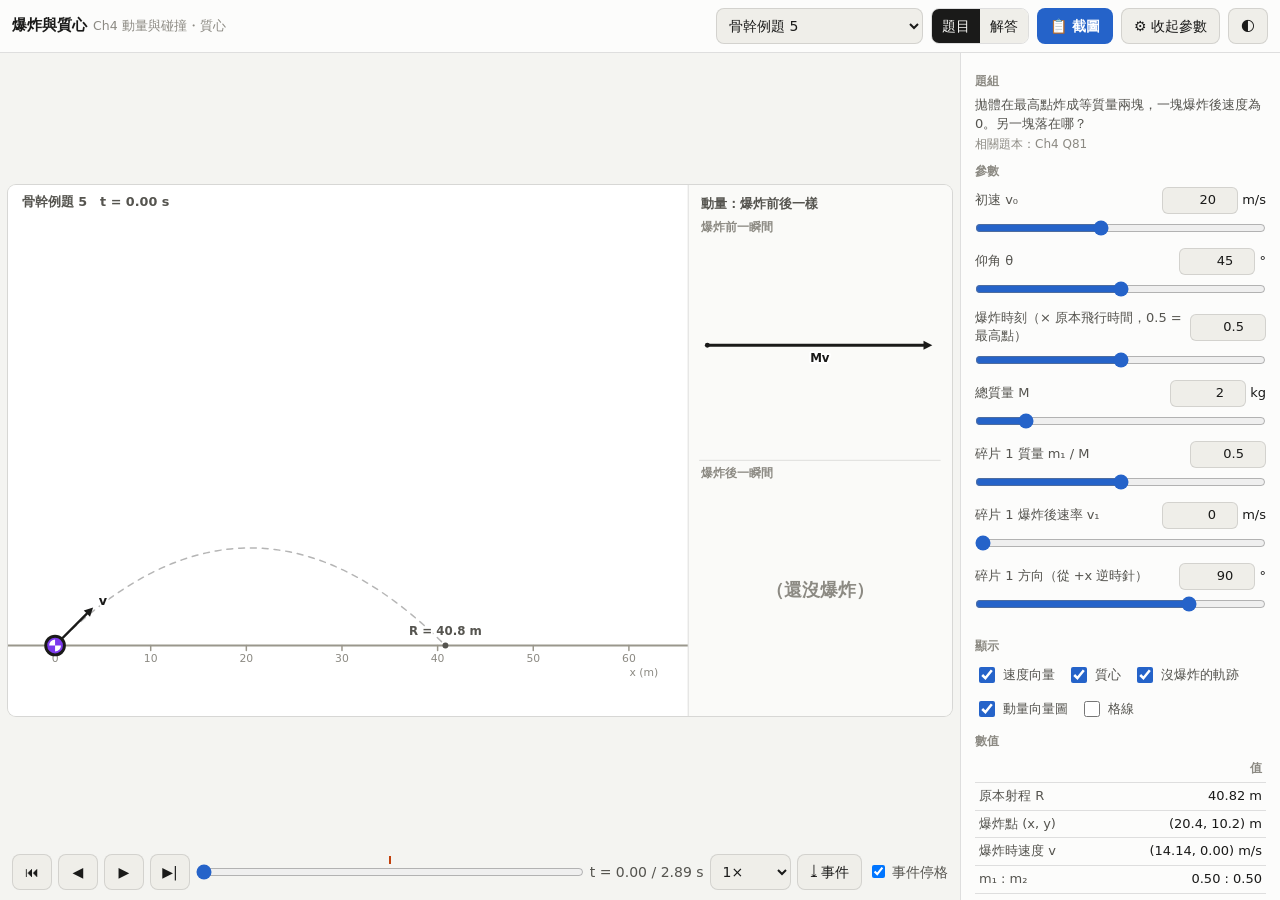
<file: explosion.html>
<!DOCTYPE html>
<html lang="zh-TW">
<head>
<meta charset="UTF-8">
<meta name="viewport" content="width=device-width, initial-scale=1.0">
<title>爆炸與質心</title>
<style>
/* 動畫共用樣式：16:9 舞台＋控制面板。全螢幕（寬）時面板在右，半螢幕（窄）時面板在下。 */
:root {
  color-scheme: light;
  --bg: #f4f4f1;
  --surface: #fcfcfb;
  --surface-2: #efeee9;
  --ink: #1a1a19;
  --ink-2: #55544f;
  --muted: #8c8a83;
  --line: rgba(11, 11, 11, 0.12);
  --accent: #2563c9;
  --accent-ink: #ffffff;
  --warn: #c2410c;
  --ok: #15803d;
  --ans: #7c3aed;
}
@media (prefers-color-scheme: dark) {
  :root:not([data-theme="light"]) {
    color-scheme: dark;
    --bg: #0e0e0d;
    --surface: #1a1a19;
    --surface-2: #242422;
    --ink: #f2f1ec;
    --ink-2: #c3c2b7;
    --muted: #8c8a83;
    --line: rgba(255, 255, 255, 0.12);
    --accent: #5b9cf5;
    --accent-ink: #0e0e0d;
    --warn: #fb923c;
    --ok: #4ade80;
    --ans: #b48cff;
  }
}
:root[data-theme="dark"] {
  color-scheme: dark;
  --bg: #0e0e0d;
  --surface: #1a1a19;
  --surface-2: #242422;
  --ink: #f2f1ec;
  --ink-2: #c3c2b7;
  --muted: #8c8a83;
  --line: rgba(255, 255, 255, 0.12);
  --accent: #5b9cf5;
  --accent-ink: #0e0e0d;
  --warn: #fb923c;
  --ok: #4ade80;
  --ans: #b48cff;
}

* { box-sizing: border-box; }
html, body { height: 100%; margin: 0; }
body {
  background: var(--bg);
  color: var(--ink);
  font: 14px/1.45 system-ui, -apple-system, "Segoe UI", "Microsoft JhengHei", "PingFang TC", sans-serif;
  overflow: hidden;
  -webkit-tap-highlight-color: transparent;
}
button, select, input { font: inherit; color: inherit; }

/* ---------- 版面 ---------- */
.app {
  height: 100vh;
  height: 100dvh;
  display: grid;
  grid-template-columns: minmax(0, 1fr) 320px;
  grid-template-rows: auto minmax(0, 1fr) auto;
  grid-template-areas:
    "bar bar"
    "stage panel"
    "trans panel";
}
.bar { grid-area: bar; }
.stage { grid-area: stage; }
.trans { grid-area: trans; }
.panel { grid-area: panel; }

/* ---------- 上方工具列 ---------- */
.bar {
  display: flex;
  align-items: center;
  gap: 8px;
  padding: 8px 12px;
  background: var(--surface);
  border-bottom: 1px solid var(--line);
  min-width: 0;
  flex-wrap: wrap;
}
.bar .title {
  font-weight: 650;
  font-size: 15px;
  white-space: nowrap;
  overflow: hidden;
  text-overflow: ellipsis;
  min-width: 0;
  flex: 1 1 140px;
}
.bar .title small { color: var(--muted); font-weight: 400; margin-left: 6px; }
.bar select { max-width: 220px; }

.btn {
  min-height: 36px;
  padding: 6px 12px;
  border: 1px solid var(--line);
  border-radius: 8px;
  background: var(--surface-2);
  cursor: pointer;
  white-space: nowrap;
  touch-action: manipulation;
}
.btn:hover { border-color: var(--muted); }
.btn:focus-visible, select:focus-visible, input:focus-visible { outline: 2px solid var(--accent); outline-offset: 1px; }
.btn.primary { background: var(--accent); color: var(--accent-ink); border-color: transparent; font-weight: 600; }
.btn.icon { min-width: 40px; padding: 6px 8px; }
select {
  min-height: 36px;
  padding: 4px 8px;
  border: 1px solid var(--line);
  border-radius: 8px;
  background: var(--surface-2);
}

.seg { display: inline-flex; border: 1px solid var(--line); border-radius: 8px; overflow: hidden; }
.seg button { border: 0; background: var(--surface-2); padding: 6px 10px; min-height: 34px; cursor: pointer; }
.seg button[aria-pressed="true"] { background: var(--ink); color: var(--bg); }
.seg button.ans[aria-pressed="true"] { background: var(--ans); color: #fff; }

/* ---------- 舞台 ---------- */
.stage {
  position: relative;
  min-width: 0;
  min-height: 0;
  display: grid;
  place-items: center;
  padding: 8px;
  overflow: hidden;
}
.stage canvas {
  display: block;
  border-radius: 8px;
  box-shadow: 0 0 0 1px var(--line);
  touch-action: none;
}
.toast {
  position: absolute;
  left: 50%;
  bottom: 18px;
  transform: translateX(-50%);
  background: var(--ink);
  color: var(--bg);
  padding: 8px 14px;
  border-radius: 8px;
  font-size: 13px;
  opacity: 0;
  transition: opacity 0.2s;
  pointer-events: none;
  max-width: 90%;
  text-align: center;
}
.toast.show { opacity: 0.94; }

/* ---------- 播放列 ---------- */
.trans {
  display: flex;
  align-items: center;
  gap: 6px;
  padding: 6px 12px 10px;
  min-width: 0;
  flex-wrap: wrap;
}
.trans .time { font-variant-numeric: tabular-nums; min-width: 92px; color: var(--ink-2); }
.scrub { position: relative; flex: 1 1 200px; min-width: 160px; display: flex; align-items: center; height: 36px; }
.scrub input { width: 100%; margin: 0; accent-color: var(--accent); }
.scrub .tick {
  position: absolute;
  top: 2px;
  width: 2px;
  height: 8px;
  background: var(--warn);
  transform: translateX(-1px);
  pointer-events: none;
}
.trans label.chk { display: inline-flex; align-items: center; gap: 4px; color: var(--ink-2); white-space: nowrap; }

/* ---------- 控制面板 ---------- */
.panel {
  background: var(--surface);
  border-left: 1px solid var(--line);
  overflow: auto;
  min-height: 0;
}
.panel-inner { display: grid; grid-template-columns: 1fr; gap: 4px 16px; padding: 10px 14px 18px; }
.sec h3 {
  margin: 10px 0 6px;
  font-size: 12px;
  font-weight: 650;
  letter-spacing: 0.04em;
  color: var(--muted);
}
.preset-note { color: var(--ink-2); font-size: 13px; margin: 2px 0 4px; }
.preset-note .ref { color: var(--muted); font-size: 12px; display: block; margin-top: 2px; }

.param { display: grid; grid-template-columns: 1fr auto; align-items: center; gap: 0 8px; margin: 4px 0 8px; }
.param .lab { font-size: 13px; color: var(--ink-2); }
.param .val { font-variant-numeric: tabular-nums; font-size: 13px; }
.param input[type="number"] {
  width: 76px;
  padding: 3px 6px;
  border: 1px solid var(--line);
  border-radius: 6px;
  background: var(--surface-2);
  text-align: right;
}
.param input[type="range"] { grid-column: 1 / -1; width: 100%; margin: 2px 0 0; accent-color: var(--accent); height: 24px; }
.param select { grid-column: 1 / -1; width: 100%; margin-top: 2px; }
.toggles { display: flex; flex-wrap: wrap; gap: 6px 12px; }
.toggles label { display: inline-flex; align-items: center; gap: 5px; font-size: 13px; color: var(--ink-2); min-height: 28px; cursor: pointer; }
.toggles input { width: 16px; height: 16px; accent-color: var(--accent); }

table.ro { width: 100%; border-collapse: collapse; font-size: 13px; font-variant-numeric: tabular-nums; }
table.ro th, table.ro td { padding: 4px 4px; border-bottom: 1px solid var(--line); text-align: right; vertical-align: top; }
table.ro th:first-child, table.ro td:first-child { text-align: left; color: var(--ink-2); }
table.ro thead th { color: var(--muted); font-weight: 600; font-size: 12px; }
table.ro td.hide { color: var(--ans); }
.notes { margin: 8px 0 0; padding: 0; list-style: none; font-size: 13px; }
.notes li { padding: 6px 8px; border-radius: 6px; background: var(--surface-2); margin-bottom: 6px; }
.notes li.warn { color: var(--warn); }
.notes li.ok { color: var(--ok); }
.notes li.hide { color: var(--ans); }

details.keys { font-size: 12px; color: var(--muted); margin-top: 10px; }
details.keys kbd {
  font: 11px ui-monospace, Consolas, monospace;
  border: 1px solid var(--line);
  border-radius: 4px;
  padding: 0 4px;
  background: var(--surface-2);
}
details.keys ul { margin: 6px 0 0; padding-left: 18px; }

/* 半螢幕（左 GoodNotes、右模擬）或手機：直向堆疊 */
@media (max-aspect-ratio: 5/4), (max-width: 760px) {
  .app {
    grid-template-columns: minmax(0, 1fr);
    grid-template-rows: auto auto auto minmax(0, 1fr);
    grid-template-areas: "bar" "stage" "trans" "panel";
  }
  .stage { aspect-ratio: 16 / 9; max-height: 60vh; max-height: 60dvh; }
  .panel { border-left: 0; border-top: 1px solid var(--line); }
  .panel-inner { grid-template-columns: repeat(auto-fit, minmax(250px, 1fr)); }
}

/* 收起參數面板：只留工具列、動畫、播放列（要放在最後，蓋過上面的版面） */
.app.collapsed {
  grid-template-columns: minmax(0, 1fr);
  grid-template-rows: auto minmax(0, 1fr) auto;
  grid-template-areas: "bar" "stage" "trans";
}
.app.collapsed .panel { display: none; }
.app.collapsed .stage { aspect-ratio: auto; max-height: none; }
@media (max-aspect-ratio: 5/4), (max-width: 760px) {
  /* 半螢幕收起時：動畫靠上、播放列緊接在下面，下方留白給視線休息 */
  .app.collapsed { grid-template-rows: auto auto auto 1fr; grid-template-areas: "bar" "stage" "trans" "."; }
  .app.collapsed .stage { aspect-ratio: 16 / 9; }
}
</style>
<!--
  sim-meta：給 build_sim_index.py 讀的題組清單，也是頁面「題組」選單的唯一來源。
  id 要全資料夾唯一、只用英數字與連字號（跳板頁檔名用它）；改了要重跑索引。
  refs 只寫題本題號（例 "Ch4 Q81"），索引會把它接到 題庫索引/Ch*.md 的同一題。
  這個資料夾是學科內容，不寫學生名。
-->
<script type="application/json" id="sim-meta">
{
  "id": "explosion",
  "title": "爆炸與質心",
  "unit": "Ch4 動量與碰撞・質心",
  "topics": ["爆炸", "質心", "動量守恆"],
  "presets": [
    {
      "id": "ex5",
      "label": "骨幹例題 5",
      "note": "拋體在最高點炸成等質量兩塊，一塊爆炸後速度為 0。另一塊落在哪？",
      "refs": ["Ch4 Q81"],
      "params": { "v0": 20, "th": 45, "tf": 0.5, "f1": 0.5, "v1": 0, "a1": 90 }
    },
    {
      "id": "trap",
      "label": "陷阱：不同時落地",
      "note": "碎片 1 往上炸，兩塊不同時落地。先落地的那塊被地面擋住（外力），之後質心就離開原本的拋物線。",
      "refs": [],
      "params": { "v0": 20, "th": 45, "tf": 0.5, "f1": 0.5, "v1": 10, "a1": 90 }
    },
    {
      "id": "back",
      "label": "上升途中往回炸",
      "note": "還沒到最高點就爆炸，小塊往後上方飛。兩塊落地前，質心都還在原本的拋物線上。",
      "refs": [],
      "params": { "v0": 22, "th": 55, "tf": 0.3, "f1": 0.3, "v1": 18, "a1": 150 }
    },
    {
      "id": "frq1",
      "label": "綜合 FRQ 1 (a)–(c)",
      "note": "2.0 kg 拋體在最高點炸成兩塊 1.0 kg，一塊速度變 0。另一塊的速度、落點，以及爆炸釋放了多少能量。",
      "refs": [],
      "params": { "M": 2, "v0": 20, "th": 45, "tf": 0.5, "f1": 0.5, "v1": 0, "a1": 90 }
    },
    {
      "id": "frq1d",
      "label": "綜合 FRQ 1 (d)：能量加倍",
      "note": "同一顆拋體，爆炸釋放的能量變成兩倍、兩塊都水平飛出：動量＋能量聯立，其中一塊會往後飛。",
      "refs": [],
      "params": { "M": 2, "v0": 20, "th": 45, "tf": 0.5, "f1": 0.5, "v1": 5.858, "a1": 180 }
    },
    {
      "id": "ap26q2",
      "label": "AP 2026 Q2",
      "note": "總質量 4M 在最高點炸成 Q（M）與 R（3M），兩塊水平分開，Q 落回 x = 0。碎片 1 = Q。數字是示意（v₀ = 20 m/s、θ = 45°），原題全用符號。",
      "refs": [],
      "params": { "M": 4, "v0": 20, "th": 45, "tf": 0.5, "f1": 0.25, "v1": 14.142, "a1": 180 }
    },
    {
      "id": "ap26q2d",
      "label": "AP 2026 Q2 Part D",
      "note": "同一顆拋體，但 Q 爆炸後直直落下。R 的落點比原題近還是遠？",
      "refs": [],
      "params": { "M": 4, "v0": 20, "th": 45, "tf": 0.5, "f1": 0.25, "v1": 0, "a1": 90 }
    }
  ]
}
</script>
</head>
<body>
<script>
/*
 * 動畫共用引擎 Sim
 * =================
 * 一個題型 = 一個 HTML：放一段 <script type="application/json" id="sim-meta">（標題、預設題組，給索引腳本讀）
 * 加上 Sim.run({ params, toggles, compute, draw, readouts })。引擎負責：
 *   - 版面：16:9 舞台；全螢幕時控制面板在右、半螢幕時在下
 *   - 播放：播放／暫停、逐格、拖時間軸、事件（碰撞、爆炸）自動停格
 *   - 截圖：1920×1080 白底 PNG → 剪貼簿（失敗就下載）
 *   - 題目／解答模式：解答模式才顯示「答案」數值
 *   - 網址 #p=預設題組id 直接開到那一題
 *
 * 場景函式只處理物理：
 *   compute(p)            → model：{ duration, events:[{t,label}], bounds:{x0,x1,y0,y1}, ... }
 *   draw(g, model, t, c)  → 用 g 畫（世界座標，y 向上）；c = { reveal, on, p }
 *   readouts(model, t, c) → { head:[...], rows:[[label, cell, ...]], notes:[{text, kind, ans}] }
 *                           cell 可以是字串或 { v, ans:true }（題目模式顯示成「？」）
 */
(function (global) {
  'use strict';

  // ---------- 小工具 ----------
  const V = {
    add: (a, b) => ({ x: a.x + b.x, y: a.y + b.y }),
    sub: (a, b) => ({ x: a.x - b.x, y: a.y - b.y }),
    mul: (a, k) => ({ x: a.x * k, y: a.y * k }),
    dot: (a, b) => a.x * b.x + a.y * b.y,
    len: (a) => Math.hypot(a.x, a.y),
    pol: (r, deg) => ({ x: r * Math.cos(deg * Math.PI / 180), y: r * Math.sin(deg * Math.PI / 180) }),
    rot: (a, rad) => ({ x: a.x * Math.cos(rad) - a.y * Math.sin(rad), y: a.x * Math.sin(rad) + a.y * Math.cos(rad) }),
    ang: (a) => Math.atan2(a.y, a.x) * 180 / Math.PI,
  };

  function fmt(x, d = 2) {
    if (!isFinite(x)) return '—';
    const s = x.toFixed(d);
    return /^-0(\.0+)?$/.test(s) ? s.slice(1) : s;
  }
  function vecStr(v, d = 2) { return '(' + fmt(v.x, d) + ', ' + fmt(v.y, d) + ')'; }

  // 方向：東＝+x、北＝+y，寫成「東偏北 45°」
  function dirWord(v) {
    if (V.len(v) < 1e-9) return '靜止';
    let a = V.ang(v);
    const near = (t) => Math.abs(((a - t + 540) % 360) - 180) < 0.05;
    if (near(0)) return '正東';
    if (near(90)) return '正北';
    if (near(180)) return '正西';
    if (near(-90)) return '正南';
    const ew = Math.abs(a) < 90 ? '東' : '西';
    const ns = a > 0 ? '北' : '南';
    const off = Math.abs(a) < 90 ? Math.abs(a) : 180 - Math.abs(a);
    return ew + '偏' + ns + ' ' + fmt(off, 1) + '°';
  }

  function niceStep(span, target) {
    const raw = span / target;
    const p = Math.pow(10, Math.floor(Math.log10(raw)));
    const m = raw / p;
    return (m < 1.5 ? 1 : m < 3.5 ? 2 : m < 7.5 ? 5 : 10) * p;
  }

  const el = (tag, attrs, ...kids) => {
    const n = document.createElement(tag);
    if (attrs) for (const k in attrs) {
      if (k === 'class') n.className = attrs[k];
      else if (k === 'text') n.textContent = attrs[k];
      else if (k.startsWith('on')) n.addEventListener(k.slice(2), attrs[k]);
      else if (attrs[k] !== false && attrs[k] != null) n.setAttribute(k, attrs[k]);
    }
    for (const c of kids) if (c != null) n.append(c);
    return n;
  };

  // ---------- 配色：舞台用（跟主題），截圖一律用 light ----------
  const PAL = {
    light: {
      bg: '#ffffff', grid: '#efeee9', grid2: '#dcdad1', ink: '#1a1a19', ink2: '#55544f', muted: '#8c8a83',
      a: '#2563c9', b: '#d9531e', c: '#178a4c', cm: '#7c3aed', ghost: 'rgba(26,26,25,0.32)',
      ground: '#9a978c', warn: '#c2410c', ans: '#7c3aed', panel: '#fafaf8', panelLine: 'rgba(0,0,0,0.12)',
    },
    dark: {
      bg: '#161615', grid: '#232321', grid2: '#34342f', ink: '#f2f1ec', ink2: '#c3c2b7', muted: '#8c8a83',
      a: '#5b9cf5', b: '#f08050', c: '#3fbf78', cm: '#b48cff', ghost: 'rgba(242,241,236,0.34)',
      ground: '#6d6b63', warn: '#fb923c', ans: '#b48cff', panel: '#1d1d1b', panelLine: 'rgba(255,255,255,0.14)',
    },
  };

  // ---------- 繪圖輔助：世界座標（公尺，y 向上）→ 畫布 ----------
  // u = 尺寸單位：以 960×540 為基準，截圖 1920×1080 時 u=2，線寬字級等比例放大
  function makeG(ctx, W, H, pal, bounds, area) {
    const u = W / 960;
    const A = area || { x: 0, y: 0, w: W, h: H };
    const pad = 30 * u;
    const bw = Math.max(bounds.x1 - bounds.x0, 1e-6), bh = Math.max(bounds.y1 - bounds.y0, 1e-6);
    const s = Math.min((A.w - 2 * pad) / bw, (A.h - 2 * pad - 14 * u) / bh);
    const cx = (bounds.x0 + bounds.x1) / 2, cy = (bounds.y0 + bounds.y1) / 2;
    const ox = A.x + A.w / 2;
    // anchor: 'bottom' → 多出來的高度放上面（地面貼底，像拋體）
    const oy = bounds.anchor === 'bottom' ? A.y + A.h - pad - (bh / 2) * s : A.y + A.h / 2 + 7 * u;
    const X = (x) => ox + (x - cx) * s;
    const Y = (y) => oy - (y - cy) * s;
    const font = (px, w) => (w || 500) + ' ' + px * u + 'px system-ui, -apple-system, "Segoe UI", "Microsoft JhengHei", "PingFang TC", sans-serif';

    function stroke(o) {
      ctx.strokeStyle = o.color || pal.ink;
      ctx.lineWidth = (o.width || 2) * u;
      ctx.setLineDash(o.dash ? o.dash.map((d) => d * u) : []);
      ctx.lineCap = 'round';
      ctx.lineJoin = 'round';
      ctx.stroke();
      ctx.setLineDash([]);
    }

    // 畫布座標的箭頭（給 inset 用）
    function arrowPx(x0, y0, x1, y1, o = {}) {
      const L = Math.hypot(x1 - x0, y1 - y0);
      if (L < 0.5 * u) return;
      const hw = (o.head || 9) * u * Math.min(1, L / (14 * u));
      const a = Math.atan2(y1 - y0, x1 - x0);
      const bx = x1 - hw * Math.cos(a), by = y1 - hw * Math.sin(a);
      ctx.beginPath(); ctx.moveTo(x0, y0); ctx.lineTo(bx, by);
      stroke({ color: o.color, width: o.width || 2.4, dash: o.dash });
      ctx.beginPath();
      ctx.moveTo(x1, y1);
      ctx.lineTo(bx + hw * 0.5 * Math.sin(a), by - hw * 0.5 * Math.cos(a));
      ctx.lineTo(bx - hw * 0.5 * Math.sin(a), by + hw * 0.5 * Math.cos(a));
      ctx.closePath();
      ctx.fillStyle = o.color || pal.ink;
      ctx.fill();
    }

    function textPx(x, y, str, o = {}) {
      ctx.font = font(o.size || 13, o.weight);
      ctx.textAlign = o.align || 'left';
      ctx.textBaseline = o.base || 'middle';
      if (o.clamp) {
        // 不讓字跑出世界區（跑進右邊向量圖或畫布外）
        const w = ctx.measureText(str).width, m = 6 * u;
        const left = ctx.textAlign === 'center' ? x - w / 2 : ctx.textAlign === 'right' ? x - w : x;
        const shift = Math.min(0, A.x + A.w - m - (left + w)) || Math.max(0, A.x + m - left);
        x += shift;
        y = Math.max(A.y + 10 * u, Math.min(A.y + A.h - 10 * u, y));
      }
      if (o.halo !== false) {
        ctx.lineWidth = 4 * u;
        ctx.strokeStyle = o.haloColor || pal.bg;
        ctx.lineJoin = 'round';
        ctx.strokeText(str, x, y);
      }
      ctx.fillStyle = o.color || pal.ink;
      ctx.fillText(str, x, y);
    }

    const g = {
      ctx, W, H, u, s, pal, area: A, X, Y, V, fmt,
      // 世界座標
      line(x0, y0, x1, y1, o = {}) { ctx.beginPath(); ctx.moveTo(X(x0), Y(y0)); ctx.lineTo(X(x1), Y(y1)); stroke(o); },
      path(pts, o = {}) {
        if (pts.length < 2) return;
        ctx.beginPath(); ctx.moveTo(X(pts[0].x), Y(pts[0].y));
        for (let i = 1; i < pts.length; i++) ctx.lineTo(X(pts[i].x), Y(pts[i].y));
        stroke(o);
      },
      // r 是世界單位；rPx 給了就用畫布像素（×u）
      circle(x, y, r, o = {}) {
        const R = o.rPx != null ? o.rPx * u : r * s;
        ctx.beginPath(); ctx.arc(X(x), Y(y), R, 0, Math.PI * 2);
        if (o.fill) { ctx.fillStyle = o.fill; ctx.fill(); }
        if (o.color || !o.fill) stroke(o);
      },
      arrow(x, y, dx, dy, o = {}) {
        arrowPx(X(x), Y(y), X(x + dx), Y(y + dy), o);
        if (o.label) {
          const L = Math.hypot(dx, dy) * s;
          const ux = L > 1e-6 ? dx * s / L : 1, uy = L > 1e-6 ? -dy * s / L : 0;
          textPx(X(x + dx) + ux * 8 * u + (o.lx || 0) * u, Y(y + dy) + uy * 8 * u + (o.ly || 0) * u, o.label,
            { color: o.color, size: o.size || 13, weight: 600, align: ux < -0.3 ? 'right' : ux > 0.3 ? 'left' : 'center', clamp: true });
        }
      },
      text(x, y, str, o = {}) { textPx(X(x) + (o.dx || 0) * u, Y(y) + (o.dy || 0) * u, str, { clamp: true, ...o }); },
      cmMark(x, y, o = {}) {
        const R = 7 * u, px = X(x), py = Y(y);
        ctx.beginPath(); ctx.arc(px, py, R, 0, Math.PI * 2);
        ctx.fillStyle = o.hollow ? 'transparent' : pal.bg; if (!o.hollow) ctx.fill();
        stroke({ color: o.color || pal.cm, width: 2, dash: o.hollow ? [3, 3] : null });
        if (!o.hollow) {
          ctx.beginPath(); ctx.moveTo(px, py); ctx.arc(px, py, R, -Math.PI / 2, 0); ctx.lineTo(px, py);
          ctx.moveTo(px, py); ctx.arc(px, py, R, Math.PI / 2, Math.PI); ctx.lineTo(px, py);
          ctx.fillStyle = o.color || pal.cm; ctx.fill();
        }
        if (o.label) textPx(px + 11 * u, py - 11 * u, o.label, { color: o.color || pal.cm, size: 12, weight: 600 });
      },
      burst(x, y, o = {}) {
        const px = X(x), py = Y(y), n = 10, R1 = (o.r || 13) * u, R0 = R1 * 0.45;
        ctx.beginPath();
        for (let i = 0; i <= 2 * n; i++) {
          const r = i % 2 ? R0 : R1, a = (i / (2 * n)) * Math.PI * 2;
          i ? ctx.lineTo(px + r * Math.cos(a), py + r * Math.sin(a)) : ctx.moveTo(px + r, py);
        }
        ctx.fillStyle = o.color || '#f59e0b'; ctx.globalAlpha = 0.85; ctx.fill(); ctx.globalAlpha = 1;
      },
      // 世界格線＋刻度（axis: 'x' 只畫地面刻度；'xy' 兩軸）
      grid(o = {}) {
        const step = o.step || niceStep(Math.max(bw, bh * 16 / 9), 12);
        const wx0 = cx + (A.x - ox) / s, wx1 = cx + (A.x + A.w - ox) / s;
        const wy0 = cy - (A.y + A.h - oy) / s, wy1 = cy - (A.y - oy) / s;
        ctx.save();
        ctx.beginPath(); ctx.rect(A.x, A.y, A.w, A.h); ctx.clip();
        for (let x = Math.ceil(wx0 / step) * step; x <= wx1; x += step) {
          ctx.beginPath(); ctx.moveTo(X(x), Y(o.yMin != null ? o.yMin : wy0)); ctx.lineTo(X(x), Y(wy1));
          stroke({ color: Math.abs(x) < 1e-9 ? pal.grid2 : pal.grid, width: 1 });
        }
        for (let y = Math.ceil((o.yMin != null ? o.yMin : wy0) / step) * step; y <= wy1; y += step) {
          ctx.beginPath(); ctx.moveTo(X(wx0), Y(y)); ctx.lineTo(X(wx1), Y(y));
          stroke({ color: Math.abs(y) < 1e-9 ? pal.grid2 : pal.grid, width: 1 });
        }
        ctx.restore();
        return step;
      },
      // 右側面板：動量（或速度）向量圖。groups 共用同一個比例尺，總和箭頭長度可以直接比
      vectorPanel(groups, o = {}) {
        const R = o.rect;
        if (!R) return;
        ctx.fillStyle = pal.panel; ctx.fillRect(R.x, R.y, R.w, R.h);
        ctx.beginPath(); ctx.moveTo(R.x + 0.5, R.y); ctx.lineTo(R.x + 0.5, R.y + R.h);
        stroke({ color: pal.panelLine, width: 1 });
        if (o.title) textPx(R.x + 14 * u, R.y + 20 * u, o.title, { size: 13, weight: 650, color: pal.ink2, halo: false });
        const top = R.y + 34 * u, gh = (R.h - 40 * u) / groups.length;
        // 零向量不畫（例如爆炸後速度 0 的那塊）
        groups = groups.map((gr) => ({ ...gr, chain: gr.chain.filter((v) => Math.hypot(v.x, v.y) > 1e-9) }));
        // 共同比例尺
        let span = 1e-9;
        const chains = groups.map((gr) => {
          let p = { x: 0, y: 0 }; const pts = [p];
          for (const v of gr.chain) { p = V.add(p, v); pts.push(p); }
          const xs = pts.map((q) => q.x), ys = pts.map((q) => q.y);
          const bx = Math.max(...xs) - Math.min(...xs), by = Math.max(...ys) - Math.min(...ys);
          span = Math.max(span, bx / (R.w - 40 * u), by / (gh - 56 * u));
          return { pts, minx: Math.min(...xs), maxx: Math.max(...xs), miny: Math.min(...ys), maxy: Math.max(...ys) };
        });
        const k = 1 / span;
        groups.forEach((gr, i) => {
          const gy = top + i * gh, ch = chains[i];
          textPx(R.x + 14 * u, gy + 10 * u, gr.title, { size: 12, weight: 600, color: pal.muted, halo: false });
          if (i) { ctx.beginPath(); ctx.moveTo(R.x + 12 * u, gy - 4 * u); ctx.lineTo(R.x + R.w - 12 * u, gy - 4 * u); stroke({ color: pal.panelLine, width: 1 }); }
          const ccx = R.x + R.w / 2, ccy = gy + 22 * u + (gh - 36 * u) / 2;
          const ox2 = ccx - ((ch.minx + ch.maxx) / 2) * k, oy2 = ccy + ((ch.miny + ch.maxy) / 2) * k;
          const P = (q) => ({ x: ox2 + q.x * k, y: oy2 - q.y * k });
          if (gr.hidden || !gr.chain.length) {
            textPx(ccx, ccy, gr.hidden ? gr.hiddenText || '？' : 'Σp = 0', { size: 18, weight: 700, color: pal.muted, align: 'center', halo: false });
            return;
          }
          const o0 = P({ x: 0, y: 0 }), end = P(ch.pts[ch.pts.length - 1]);
          // 鏈的重心在總和箭頭哪一側 → 總和標籤放另一側
          const tl = Math.hypot(end.x - o0.x, end.y - o0.y) || 1;
          const tnx = -(end.y - o0.y) / tl, tny = (end.x - o0.x) / tl;
          const mid = ch.pts.slice(1, -1).map(P);
          const sideSum = mid.reduce((s2, q) => s2 + (q.x - o0.x) * tnx + (q.y - o0.y) * tny, 0);
          const tside = sideSum > 0 ? -1 : 1;
          if (gr.chain.length > 1 && gr.total !== false) {
            arrowPx(o0.x, o0.y, end.x, end.y, { color: pal.ink, width: 2, dash: [5, 4] });
          }
          gr.chain.forEach((v, j) => {
            const a = P(ch.pts[j]), b = P(ch.pts[j + 1]);
            arrowPx(a.x, a.y, b.x, b.y, { color: v.color, width: 3 });
            if (v.label) {
              const mx = (a.x + b.x) / 2, my = (a.y + b.y) / 2;
              const L = Math.hypot(b.x - a.x, b.y - a.y) || 1;
              const nx = -(b.y - a.y) / L, ny = (b.x - a.x) / L;
              // 標籤放在離總和箭頭遠的那一側
              const side = gr.chain.length > 1 ? -tside * Math.sign(nx * tnx + ny * tny || 1) : 1;
              textPx(mx + nx * 14 * u * side, my + ny * 14 * u * side, v.label, { color: v.color, size: 12, weight: 650, align: 'center' });
            }
          });
          if (gr.totalLabel && gr.chain.length > 1 && gr.total !== false) {
            textPx((o0.x + end.x) / 2 + tnx * 14 * u * tside, (o0.y + end.y) / 2 + tny * 14 * u * tside, gr.totalLabel, { color: pal.ink, size: 12, weight: 650, align: 'center' });
          }
          ctx.beginPath(); ctx.arc(o0.x, o0.y, 2.5 * u, 0, Math.PI * 2); ctx.fillStyle = pal.ink; ctx.fill();
        });
      },
      textPx, arrowPx,
    };
    return g;
  }

  // ---------- 主程式 ----------
  function run(def) {
    const meta = JSON.parse(document.getElementById('sim-meta').textContent);
    const presets = meta.presets || [];
    const params = def.params || [];
    const toggles = def.toggles || [];

    const st = { p: {}, on: {}, t: 0, playing: false, speed: 1, reveal: false, pauseAtEvent: true, preset: null, model: null };
    params.forEach((q) => (st.p[q.key] = q.value));
    toggles.forEach((q) => (st.on[q.key] = q.value));

    // ----- DOM -----
    const presetSel = el('select', { 'aria-label': '題組', onchange: () => applyPreset(presetSel.value) },
      ...presets.map((pr) => el('option', { value: pr.id, text: pr.label })), el('option', { value: '', text: '（自訂）' }));
    const btnQ = el('button', { 'aria-pressed': 'true', text: '題目', title: '題目模式：答案數值顯示成「？」（A）', onclick: () => setReveal(false) });
    const btnA = el('button', { class: 'ans', 'aria-pressed': 'false', text: '解答', title: '解答模式：顯示答案數值（A）', onclick: () => setReveal(true) });
    const btnShot = el('button', { class: 'btn primary', text: '📋 截圖', title: '1920×1080 白底 PNG 複製到剪貼簿（C）', onclick: () => shot() });
    const btnTheme = el('button', { class: 'btn icon', text: '🌓', title: '切換深色／淺色', onclick: () => cycleTheme() });
    const btnPanel = el('button', { class: 'btn', 'aria-pressed': 'false', title: '收起／展開參數面板（P）', onclick: () => setPanel(!app.classList.contains('collapsed')) });
    const bar = el('header', { class: 'bar' },
      el('div', { class: 'title' }, meta.title || document.title, meta.unit ? el('small', { text: meta.unit }) : null),
      presetSel, el('span', { class: 'seg' }, btnQ, btnA), btnShot, btnPanel, btnTheme);

    const canvas = el('canvas', { role: 'img', 'aria-label': meta.title || '' });
    const toast = el('div', { class: 'toast', role: 'status' });
    const stage = el('main', { class: 'stage' }, canvas, toast);

    const btnPlay = el('button', { class: 'btn icon', text: '▶', title: '播放／暫停（空白鍵）', onclick: () => togglePlay() });
    const btnReset = el('button', { class: 'btn icon', text: '⏮', title: '回到開始（Home）', onclick: () => { pause(); setT(0); } });
    const btnBack = el('button', { class: 'btn icon', text: '◀', title: '倒退一格（←）', onclick: () => { pause(); stepT(-1); } });
    const btnFwd = el('button', { class: 'btn icon', text: '▶|', title: '前進一格（→）', onclick: () => { pause(); stepT(1); } });
    const btnEvt = el('button', { class: 'btn', text: '⤓ 事件', title: '跳到下一個事件（E）', onclick: () => { pause(); jumpEvent(); } });
    const scrubIn = el('input', { type: 'range', min: 0, max: 1000, step: 1, value: 0, 'aria-label': '時間',
      oninput: () => { pause(); setT((scrubIn.value / 1000) * st.model.duration); } });
    const scrub = el('div', { class: 'scrub' }, scrubIn);
    const timeLab = el('span', { class: 'time' });
    const speedSel = el('select', { 'aria-label': '速度', title: '播放速度', onchange: () => (st.speed = +speedSel.value) },
      ...[0.25, 0.5, 1, 2].map((v) => el('option', { value: v, text: v + '×', selected: v === 1 ? 'selected' : false })));
    const pauseChk = el('input', { type: 'checkbox', checked: 'checked', onchange: () => (st.pauseAtEvent = pauseChk.checked) });
    const trans = el('div', { class: 'trans' }, btnReset, btnBack, btnPlay, btnFwd, scrub, timeLab, speedSel, btnEvt,
      el('label', { class: 'chk', title: '播到碰撞／爆炸那一刻自動暫停' }, pauseChk, '事件停格'));

    const noteBox = el('div', { class: 'preset-note' });
    const paramBox = el('div');
    const toggleBox = el('div', { class: 'toggles' });
    const roBox = el('div');
    const keys = el('details', { class: 'keys' }, el('summary', { text: '快捷鍵' }),
      el('ul', null,
        ...[['空白', '播放／暫停'], ['← →', '逐格'], ['Home', '回到開始'], ['E', '跳到事件'], ['A', '題目／解答'], ['C', '截圖到剪貼簿'], ['P', '收起／展開參數'], ['1–9', '切換題組']]
          .map(([k, d]) => el('li', null, el('kbd', { text: k }), ' ' + d))));
    const panel = el('aside', { class: 'panel' }, el('div', { class: 'panel-inner' },
      el('section', { class: 'sec' }, el('h3', { text: '題組' }), noteBox, el('h3', { text: '參數' }), paramBox),
      el('section', { class: 'sec' }, el('h3', { text: '顯示' }), toggleBox, el('h3', { text: '數值' }), roBox, keys)));

    const app = el('div', { class: 'app' }, bar, stage, trans, panel);
    document.body.append(app);

    // ----- 收起參數面板（手寫時只留動畫），記在這台瀏覽器 -----
    function setPanel(collapsed) {
      app.classList.toggle('collapsed', collapsed);
      btnPanel.textContent = collapsed ? '⚙ 展開參數' : '⚙ 收起參數';
      btnPanel.setAttribute('aria-pressed', String(collapsed));
      try { localStorage.setItem('sim.panelCollapsed', collapsed ? '1' : '0'); } catch (e) { /* 無痕視窗等 */ }
    }
    let savedCollapsed = false;
    try { savedCollapsed = localStorage.getItem('sim.panelCollapsed') === '1'; } catch (e) { /* 同上 */ }
    setPanel(savedCollapsed);

    // ----- 參數控制 -----
    const inputs = {};
    params.forEach((q) => {
      let row;
      if (q.type === 'select') {
        const s = el('select', { 'aria-label': q.label, onchange: () => setParam(q.key, s.value) },
          ...q.options.map(([v, t]) => el('option', { value: v, text: t })));
        row = el('div', { class: 'param' }, el('span', { class: 'lab', text: q.label }), el('span'), s);
        inputs[q.key] = { row, set: (v) => (s.value = v) };
      } else {
        const r = el('input', { type: 'range', min: q.min, max: q.max, step: q.step, 'aria-label': q.label,
          oninput: () => setParam(q.key, +r.value) });
        const n = el('input', { type: 'number', min: q.min, max: q.max, step: q.step, 'aria-label': q.label,
          onchange: () => { const v = Math.min(q.max, Math.max(q.min, +n.value)); setParam(q.key, isFinite(v) ? v : q.value); } });
        const unit = el('span', { class: 'val' }, n, q.unit ? ' ' + q.unit : '');
        row = el('div', { class: 'param' }, el('span', { class: 'lab', text: q.label }), unit, r);
        inputs[q.key] = { row, set: (v) => { r.value = v; n.value = v; } };
      }
      paramBox.append(row);
    });
    toggles.forEach((q) => {
      const c = el('input', { type: 'checkbox', checked: q.value ? 'checked' : false, onchange: () => { st.on[q.key] = c.checked; render(); } });
      inputs['tg:' + q.key] = { set: (v) => (c.checked = !!v) };
      toggleBox.append(el('label', null, c, q.label));
    });

    function syncInputs() {
      params.forEach((q) => {
        inputs[q.key].set(st.p[q.key]);
        inputs[q.key].row.style.display = q.show && !q.show(st.p) ? 'none' : '';
      });
      toggles.forEach((q) => inputs['tg:' + q.key].set(st.on[q.key]));
    }

    function setParam(k, v) {
      st.p[k] = v;
      st.preset = null;
      presetSel.value = '';
      noteBox.textContent = '自訂參數。';
      recompute(false);
      writeHash();
    }

    function applyPreset(id, keepT) {
      const pr = presets.find((x) => x.id === id);
      if (!pr) return;
      params.forEach((q) => (st.p[q.key] = q.value));
      Object.assign(st.p, pr.params || {});
      if (pr.toggles) Object.assign(st.on, pr.toggles);
      st.preset = pr;
      presetSel.value = id;
      noteBox.replaceChildren(pr.note || '', pr.refs && pr.refs.length ? el('span', { class: 'ref', text: '相關題本：' + pr.refs.join('、') }) : '');
      recompute(!keepT);
      writeHash();
    }

    function recompute(resetT) {
      pause();
      st.model = def.compute(st.p);
      if (resetT) st.t = 0;
      st.t = Math.min(st.t, st.model.duration);
      syncInputs();
      scrub.querySelectorAll('.tick').forEach((n) => n.remove());
      (st.model.events || []).forEach((e) => scrub.append(el('span', { class: 'tick', title: e.label, style: 'left:' + (e.t / st.model.duration) * 100 + '%' })));
      render();
    }

    // ----- 網址 #p=ex5（從索引的跳板頁帶過來） -----
    function readHash() {
      const h = new URLSearchParams(location.hash.slice(1));
      if (h.get('reveal') === '1') st.reveal = true;
      const id = h.get('p');
      if (id && presets.some((x) => x.id === id)) return applyPreset(id);
      let custom = false;
      params.forEach((q) => { if (h.has(q.key)) { st.p[q.key] = q.type === 'select' ? h.get(q.key) : +h.get(q.key); custom = true; } });
      if (custom) { presetSel.value = ''; noteBox.textContent = '自訂參數。'; recompute(true); }
      else if (presets.length) applyPreset(presets[0].id);
      else recompute(true);
    }
    function writeHash() {
      const h = new URLSearchParams();
      if (st.preset) h.set('p', st.preset.id);
      else params.forEach((q) => h.set(q.key, st.p[q.key]));
      try { history.replaceState(null, '', '#' + h.toString()); } catch (e) { /* file:// 某些瀏覽器不給改 */ }
    }

    // ----- 時間 -----
    let last = null, raf = 0;
    function setT(t) { st.t = Math.max(0, Math.min(st.model.duration, t)); render(); }
    function stepT(dir) { setT(st.t + dir * (st.model.step || st.model.duration / 100)); }
    function jumpEvent() {
      const ev = (st.model.events || []).find((e) => e.t > st.t + 1e-6) || (st.model.events || [])[0];
      if (ev) setT(ev.t);
    }
    function pause() { st.playing = false; btnPlay.textContent = '▶'; cancelAnimationFrame(raf); last = null; }
    function play() {
      if (st.t >= st.model.duration - 1e-9) st.t = 0;
      st.playing = true; btnPlay.textContent = '⏸'; last = null; raf = requestAnimationFrame(tick);
    }
    function togglePlay() { st.playing ? pause() : play(); }
    function tick(now) {
      if (!st.playing) return;
      if (last != null) {
        const t0 = st.t;
        let t1 = t0 + Math.min(0.05, (now - last) / 1000) * st.speed;
        if (st.pauseAtEvent) {
          const ev = (st.model.events || []).find((e) => e.t > t0 + 1e-9 && e.t <= t1);
          if (ev) { st.t = ev.t; pause(); render(); return; }
        }
        if (t1 >= st.model.duration) { st.t = st.model.duration; pause(); render(); return; }
        st.t = t1;
      }
      last = now;
      render();
      raf = requestAnimationFrame(tick);
    }

    function setReveal(v) {
      st.reveal = v;
      btnQ.setAttribute('aria-pressed', String(!v));
      btnA.setAttribute('aria-pressed', String(v));
      render();
    }

    // ----- 繪圖 -----
    function themeName() {
      const t = document.documentElement.getAttribute('data-theme');
      if (t) return t;
      return matchMedia('(prefers-color-scheme: dark)').matches ? 'dark' : 'light';
    }
    function cycleTheme() {
      document.documentElement.setAttribute('data-theme', themeName() === 'dark' ? 'light' : 'dark');
      render();
    }
    matchMedia('(prefers-color-scheme: dark)').addEventListener('change', () => render());

    function paint(ctx, W, H, pal) {
      const m = st.model;
      const c = { reveal: st.reveal, on: st.on, p: st.p };
      ctx.fillStyle = pal.bg;
      ctx.fillRect(0, 0, W, H);
      const insetW = st.on.inset && m.inset !== false && def.inset ? W * (def.inset.width || 0.3) : 0;
      const area = { x: 0, y: 0, w: W - insetW, h: H };
      const g = makeG(ctx, W, H, pal, m.bounds, area);
      g.insetRect = insetW ? { x: W - insetW, y: 0, w: insetW, h: H } : null;
      def.draw(g, m, st.t, c);
      // 左上角：題組＋時間
      const cap = (st.preset ? st.preset.label : '自訂') + '　t = ' + fmt(st.t, 2) + ' s';
      g.textPx(14 * g.u, 18 * g.u, cap, { size: 13, weight: 650, color: pal.ink2 });
      if (st.reveal) g.textPx(14 * g.u, 36 * g.u, '解答模式', { size: 11, weight: 650, color: pal.ans });
    }

    function fitCanvas() {
      const r = stage.getBoundingClientRect();
      const cs = getComputedStyle(stage);
      const aw = r.width - parseFloat(cs.paddingLeft) - parseFloat(cs.paddingRight);
      const ah = r.height - parseFloat(cs.paddingTop) - parseFloat(cs.paddingBottom);
      let w = aw, h = (aw * 9) / 16;
      if (h > ah) { h = ah; w = (ah * 16) / 9; }
      w = Math.max(160, Math.floor(w)); h = Math.max(90, Math.floor((w * 9) / 16));
      const dpr = window.devicePixelRatio || 1;
      canvas.style.width = w + 'px';
      canvas.style.height = h + 'px';
      canvas.width = Math.round(w * dpr);
      canvas.height = Math.round(h * dpr);
      canvas._css = { w, h, dpr };
      render();
    }

    function renderReadouts() {
      if (!def.readouts) return;
      const ro = def.readouts(st.model, st.t, { reveal: st.reveal, on: st.on, p: st.p });
      const cell = (x, tag) => {
        const ans = x && typeof x === 'object';
        const v = ans ? x.v : x;
        const hide = ans && x.ans && !st.reveal;
        return el(tag || 'td', { class: hide ? 'hide' : '', text: hide ? '？' : v == null ? '' : String(v) });
      };
      const table = el('table', { class: 'ro' },
        ro.head ? el('thead', null, el('tr', null, ...ro.head.map((h) => el('th', { text: h })))) : null,
        el('tbody', null, ...(ro.rows || []).map((r) => el('tr', null, ...r.map((x) => cell(x))))));
      const notes = el('ul', { class: 'notes' }, ...(ro.notes || []).map((n) => {
        const hide = n.ans && !st.reveal;
        return el('li', { class: hide ? 'hide' : n.kind || '', text: hide ? '（解答模式才顯示）' : n.text });
      }));
      roBox.replaceChildren(table, notes);
    }

    let roPending = false;
    function render() {
      if (!st.model || !canvas._css) return;
      const { w, h, dpr } = canvas._css;
      const ctx = canvas.getContext('2d');
      ctx.setTransform(dpr, 0, 0, dpr, 0, 0);
      paint(ctx, w, h, PAL[themeName()]);
      scrubIn.value = Math.round((st.t / st.model.duration) * 1000);
      timeLab.textContent = 't = ' + fmt(st.t, 2) + ' / ' + fmt(st.model.duration, 2) + ' s';
      // 數值表不用每格都重建
      if (!roPending) { roPending = true; requestAnimationFrame(() => { roPending = false; renderReadouts(); }); }
    }

    // ----- 截圖 -----
    function showToast(msg) {
      toast.textContent = msg;
      toast.classList.add('show');
      clearTimeout(showToast._t);
      showToast._t = setTimeout(() => toast.classList.remove('show'), 2600);
    }
    function shotCanvas() {
      const c = document.createElement('canvas');
      c.width = 1920; c.height = 1080;
      paint(c.getContext('2d'), 1920, 1080, PAL.light);
      return c;
    }
    function fileName() {
      const base = (meta.title || 'sim') + (st.preset ? ' ' + st.preset.label : '') + ' t' + fmt(st.t, 2);
      return base.replace(/[\\/:*?"<>|]/g, '_') + '.png';
    }
    function download(blob) {
      const a = el('a', { href: URL.createObjectURL(blob), download: fileName() });
      document.body.append(a); a.click(); a.remove();
      setTimeout(() => URL.revokeObjectURL(a.href), 4000);
    }
    async function shot() {
      const c = shotCanvas();
      const blobP = new Promise((res) => c.toBlob(res, 'image/png'));
      try {
        if (!navigator.clipboard || !global.ClipboardItem) throw new Error('no clipboard');
        await navigator.clipboard.write([new ClipboardItem({ 'image/png': blobP })]);
        showToast('已複製到剪貼簿（1920×1080），到 GoodNotes 直接貼上');
      } catch (e) {
        download(await blobP);
        showToast('瀏覽器不讓寫剪貼簿，已改成下載 PNG');
      }
    }

    // ----- 鍵盤 -----
    document.addEventListener('keydown', (e) => {
      if (e.target.closest && e.target.closest('input[type=number], select') && e.key !== 'Escape') return;
      if (e.ctrlKey || e.metaKey || e.altKey) return;
      const k = e.key;
      if (k === ' ') { e.preventDefault(); togglePlay(); }
      else if (k === 'ArrowRight') { e.preventDefault(); pause(); stepT(1); }
      else if (k === 'ArrowLeft') { e.preventDefault(); pause(); stepT(-1); }
      else if (k === 'Home') { pause(); setT(0); }
      else if (k === 'e' || k === 'E') { pause(); jumpEvent(); }
      else if (k === 'a' || k === 'A') setReveal(!st.reveal);
      else if (k === 'c' || k === 'C') shot();
      else if (k === 'p' || k === 'P') setPanel(!app.classList.contains('collapsed'));
      else if (/^[1-9]$/.test(k) && presets[+k - 1]) applyPreset(presets[+k - 1].id);
    });

    new ResizeObserver(fitCanvas).observe(stage);
    readHash();
    setReveal(st.reveal);
    fitCanvas();

    // 給測試／除錯用
    global.__sim = { st, applyPreset, setT, setReveal, setPanel, shotCanvas, model: () => st.model };
  }

  global.Sim = { run, V, fmt, vecStr, dirWord, niceStep };
})(window);
</script>
<script>
(function () {
  const { V, fmt, vecStr } = Sim;
  const G = 9.8;

  Sim.run({
    params: [
      { key: 'v0', label: '初速 v₀', unit: 'm/s', min: 5, max: 40, step: 0.5, value: 20 },
      { key: 'th', label: '仰角 θ', unit: '°', min: 10, max: 80, step: 1, value: 45 },
      { key: 'tf', label: '爆炸時刻（× 原本飛行時間，0.5 = 最高點）', min: 0.05, max: 0.95, step: 0.01, value: 0.5 },
      { key: 'M', label: '總質量 M', unit: 'kg', min: 0.5, max: 10, step: 0.5, value: 2 },
      { key: 'f1', label: '碎片 1 質量 m₁ / M', min: 0.1, max: 0.9, step: 0.05, value: 0.5 },
      { key: 'v1', label: '碎片 1 爆炸後速率 v₁', unit: 'm/s', min: 0, max: 40, step: 0.5, value: 0 },
      { key: 'a1', label: '碎片 1 方向（從 +x 逆時針）', unit: '°', min: -180, max: 180, step: 5, value: 90 },
    ],
    toggles: [
      { key: 'vel', label: '速度向量', value: true },
      { key: 'cm', label: '質心', value: true },
      { key: 'ghost', label: '沒爆炸的軌跡', value: true },
      { key: 'inset', label: '動量向量圖', value: true },
      { key: 'grid', label: '格線', value: false },
    ],
    inset: { width: 0.28 },

    compute(p) {
      const th = p.th * Math.PI / 180;
      const vx = p.v0 * Math.cos(th), vy = p.v0 * Math.sin(th);
      const T0 = 2 * vy / G, R = vx * T0, H = vy * vy / (2 * G);
      const te = p.tf * T0;
      const E = { x: vx * te, y: vy * te - 0.5 * G * te * te };
      const vE = { x: vx, y: vy - G * te };
      const M = p.M || 2;
      const m1 = p.f1 * M, m2 = M - m1;
      const v1 = V.pol(p.v1, p.a1);
      const v2 = V.mul(V.sub(V.mul(vE, M), V.mul(v1, m1)), 1 / m2);
      const land = (v) => (v.y + Math.sqrt(v.y * v.y + 2 * G * E.y)) / G;
      const tau1 = land(v1), tau2 = land(v2);
      const t1 = te + tau1, t2 = te + tau2;
      const L1 = E.x + v1.x * tau1, L2 = E.x + v2.x * tau2;
      const duration = Math.max(t1, t2, T0);
      const simul = Math.abs(t1 - t2) < 1e-3;

      // 範圍：原本軌跡＋兩塊碎片
      const top = (v) => E.y + Math.max(0, v.y) * Math.max(0, v.y) / (2 * G);
      const x0 = Math.min(0, L1, L2, E.x), x1 = Math.max(R, L1, L2, E.x);
      const y1 = Math.max(H, top(v1), top(v2));
      const span = Math.max(x1 - x0, y1 * 16 / 9);
      const bounds = { x0: x0 - 0.03 * span, x1: x1 + 0.03 * span, y0: -0.07 * span, y1: y1 + 0.04 * span, anchor: 'bottom' };
      const vref = Math.max(p.v0, V.len(v1), V.len(v2));
      const k = (0.13 * (x1 - x0 + 1e-9)) / vref;

      const events = [{ t: te, label: '爆炸' }];
      if (t1 < duration - 1e-6) events.push({ t: t1, label: '碎片 1 落地' });
      if (t2 < duration - 1e-6 && !simul) events.push({ t: t2, label: '碎片 2 落地' });
      events.sort((a, b) => a.t - b.t);

      const Kb = 0.5 * M * V.dot(vE, vE), Ka = 0.5 * m1 * V.dot(v1, v1) + 0.5 * m2 * V.dot(v2, v2);
      return { M, Kb, Ka, vx, vy, T0, R, H, te, E, vE, m1, m2, v1, v2, tau1, tau2, t1, t2, L1, L2, simul, duration, bounds, k, events, step: duration / 120 };
    },

    draw(g, m, t, c) {
      const { pal } = g;
      const body = (tt) => ({ x: m.vx * tt, y: m.vy * tt - 0.5 * G * tt * tt });
      const piece = (v, tauL, tt) => {
        const tau = Math.min(Math.max(tt - m.te, 0), tauL);
        const landed = tt - m.te >= tauL - 1e-9;
        return { x: m.E.x + v.x * tau, y: Math.max(0, m.E.y + v.y * tau - 0.5 * G * tau * tau),
                 vx: landed ? 0 : v.x, vy: landed ? 0 : v.y - G * tau, landed };
      };
      const sample = (f, a, b, n = 80) => { const out = []; for (let i = 0; i <= n; i++) out.push(f(a + (b - a) * i / n)); return out; };

      if (c.on.grid) g.grid({ yMin: 0 });
      // 地面＋刻度
      const b = m.bounds;
      g.line(b.x0 - 1e3, 0, b.x1 + 1e3, 0, { color: pal.ground, width: 2 });
      const step = Sim.niceStep(b.x1 - b.x0, 8);
      for (let x = Math.ceil(b.x0 / step) * step; x <= b.x1; x += step) {
        g.text(x, 0, fmt(x, step < 1 ? 1 : 0), { dy: 14, size: 11, color: pal.muted, align: 'center' });
        g.ctx.beginPath(); g.ctx.moveTo(g.X(x), g.Y(0)); g.ctx.lineTo(g.X(x), g.Y(0) + 5 * g.u);
        g.ctx.strokeStyle = pal.ground; g.ctx.lineWidth = 1.5 * g.u; g.ctx.stroke();
      }
      g.text(b.x1, 0, 'x (m)', { dy: 28, size: 11, color: pal.muted, align: 'right' });

      // 沒爆炸的軌跡與 R
      if (c.on.ghost) {
        g.path(sample(body, 0, m.T0), { color: pal.ghost, width: 1.5, dash: [6, 6] });
        g.text(m.R, 0, 'R = ' + fmt(m.R, 1) + ' m', { dy: -14, size: 12, color: pal.ink2, align: 'center', weight: 600 });
        g.circle(m.R, 0, 0, { rPx: 3, fill: pal.ink2 });
      }

      // 爆炸前：一顆
      const rBody = 11;
      g.path(sample(body, 0, Math.min(t, m.te)), { color: pal.ink, width: 2.2 });
      if (t < m.te) {
        const q = body(t);
        g.circle(q.x, q.y, 0, { rPx: rBody, fill: pal.ink });
        g.text(q.x, q.y, 'M', { size: 11, weight: 700, color: pal.bg, align: 'center', halo: false });
        if (c.on.vel) {
          const v = { x: m.vx, y: m.vy - G * t };
          g.arrow(q.x, q.y, v.x * m.k, v.y * m.k, { color: pal.ink, label: 'v' });
        }
      }

      // 爆炸後：兩塊
      let P1, P2;
      if (t >= m.te) {
        g.burst(m.E.x, m.E.y);
        P1 = piece(m.v1, m.tau1, t); P2 = piece(m.v2, m.tau2, t);
        const tr = (v, tauL) => sample((tt) => piece(v, tauL, tt), m.te, Math.max(m.te, t), 60);
        g.path(tr(m.v1, m.tau1), { color: pal.a, width: 2.2 });
        g.path(tr(m.v2, m.tau2), { color: pal.b, width: 2.2 });
        const r1 = rBody * Math.cbrt(m.m1 / m.M), r2 = rBody * Math.cbrt(m.m2 / m.M);
        g.circle(P1.x, P1.y, 0, { rPx: Math.max(5, r1), fill: pal.a });
        g.circle(P2.x, P2.y, 0, { rPx: Math.max(5, r2), fill: pal.b });
        g.text(P1.x, P1.y, 'm₁', { dx: -10, dy: -14, size: 12, weight: 700, color: pal.a, align: 'right' });
        g.text(P2.x, P2.y, 'm₂', { dx: 10, dy: -14, size: 12, weight: 700, color: pal.b });
        if (c.on.vel) {
          if (!P1.landed) g.arrow(P1.x, P1.y, P1.vx * m.k, P1.vy * m.k, { color: pal.a, label: 'v₁' });
          if (!P2.landed) g.arrow(P2.x, P2.y, P2.vx * m.k, P2.vy * m.k, { color: pal.b, label: 'v₂' });
        }
        // 落點
        const mark = (P, L, color, name) => {
          if (!P.landed) return;
          g.ctx.beginPath();
          g.ctx.moveTo(g.X(L), g.Y(0) + 2 * g.u); g.ctx.lineTo(g.X(L) - 6 * g.u, g.Y(0) + 12 * g.u); g.ctx.lineTo(g.X(L) + 6 * g.u, g.Y(0) + 12 * g.u);
          g.ctx.closePath(); g.ctx.fillStyle = color; g.ctx.fill();
          g.text(L, 0, c.reveal ? name + ' = ' + fmt(L, 1) + ' m' : name, { dy: 44, size: 12, weight: 650, color, align: 'center' });
        };
        mark(P1, m.L1, pal.a, 'x₁'); mark(P2, m.L2, pal.b, 'x₂');
      }

      // 質心：實際的 vs 原本拋物線上的
      if (c.on.cm) {
        const ideal = body(Math.min(t, m.T0));
        if (t < m.te) g.cmMark(ideal.x, ideal.y);
        else {
          const cm = { x: (m.m1 * P1.x + m.m2 * P2.x) / m.M, y: (m.m1 * P1.y + m.m2 * P2.y) / m.M };
          const off = Math.hypot(cm.x - ideal.x, cm.y - ideal.y) > 1e-3 * (m.bounds.x1 - m.bounds.x0);
          if (off) {
            g.cmMark(ideal.x, ideal.y, { hollow: true, label: '拋物線上' });
            g.line(ideal.x, ideal.y, cm.x, cm.y, { color: pal.cm, width: 1, dash: [2, 4] });
          }
          g.cmMark(cm.x, cm.y, { label: 'CM' });
          if (off) g.textPx(14 * g.u, g.H - 16 * g.u, '先落地的那塊被地面推（外力）→ 質心離開原本的拋物線', { size: 12, weight: 600, color: pal.warn });
        }
      }

      // 動量向量圖
      if (g.insetRect && c.on.inset) {
        const pBefore = V.mul(m.vE, m.M);
        g.vectorPanel([
          { title: '爆炸前一瞬間', chain: [{ ...pBefore, color: pal.ink, label: 'Mv' }] },
          { title: '爆炸後一瞬間', hidden: t < m.te, hiddenText: '（還沒爆炸）', totalLabel: 'Σp',
            chain: [{ ...V.mul(m.v1, m.m1), color: pal.a, label: 'm₁v₁' }, { ...V.mul(m.v2, m.m2), color: pal.b, label: 'm₂v₂' }] },
        ], { rect: g.insetRect, title: '動量：爆炸前後一樣' });
      }
    },

    readouts(m, t, c) {
      const rows = [
        ['原本射程 R', fmt(m.R, 2) + ' m'],
        ['爆炸點 (x, y)', vecStr(m.E, 1) + ' m'],
        ['爆炸時速度 v', vecStr(m.vE, 2) + ' m/s'],
        ['m₁ : m₂', fmt(m.m1 / m.M, 2) + ' : ' + fmt(m.m2 / m.M, 2)],
        ['v₁（給定）', vecStr(m.v1, 2) + ' m/s'],
        ['v₂', { v: vecStr(m.v2, 2) + ' m/s', ans: true }],
        ['x₁ 落點', { v: fmt(m.L1, 2) + ' m（' + fmt(m.L1 / m.R, 3) + ' R）', ans: true }],
        ['x₂ 落點', { v: fmt(m.L2, 2) + ' m（' + fmt(m.L2 / m.R, 3) + ' R）', ans: true }],
        ['m₁、m₂', fmt(m.m1, 2) + '、' + fmt(m.m2, 2) + ' kg'],
        ['K 爆炸前', fmt(m.Kb, 1) + ' J'],
        ['K 爆炸後', { v: fmt(m.Ka, 1) + ' J', ans: true }],
        ['爆炸釋放的能量 ΔK', { v: fmt(m.Ka - m.Kb, 1) + ' J', ans: true }],
        ['落地時刻 t₁ / t₂', { v: fmt(m.t1, 2) + ' / ' + fmt(m.t2, 2) + ' s', ans: true }],
      ];
      const notes = [];
      const xcm = (m.m1 * m.L1 + m.m2 * m.L2) / m.M;
      if (m.simul) notes.push({ kind: 'ok', ans: true, text: '同時落地 → (m₁x₁ + m₂x₂)/M = ' + fmt(xcm, 2) + ' m = R ✓' });
      else notes.push({ kind: 'warn', ans: true, text: '不同時落地：(m₁x₁ + m₂x₂)/M = ' + fmt(xcm, 2) + ' m ≠ R，質心公式不能直接用落點算' });
      return { head: ['', '值'], rows, notes };
    },
  });
})();
</script>
</body>
</html>
</file>
